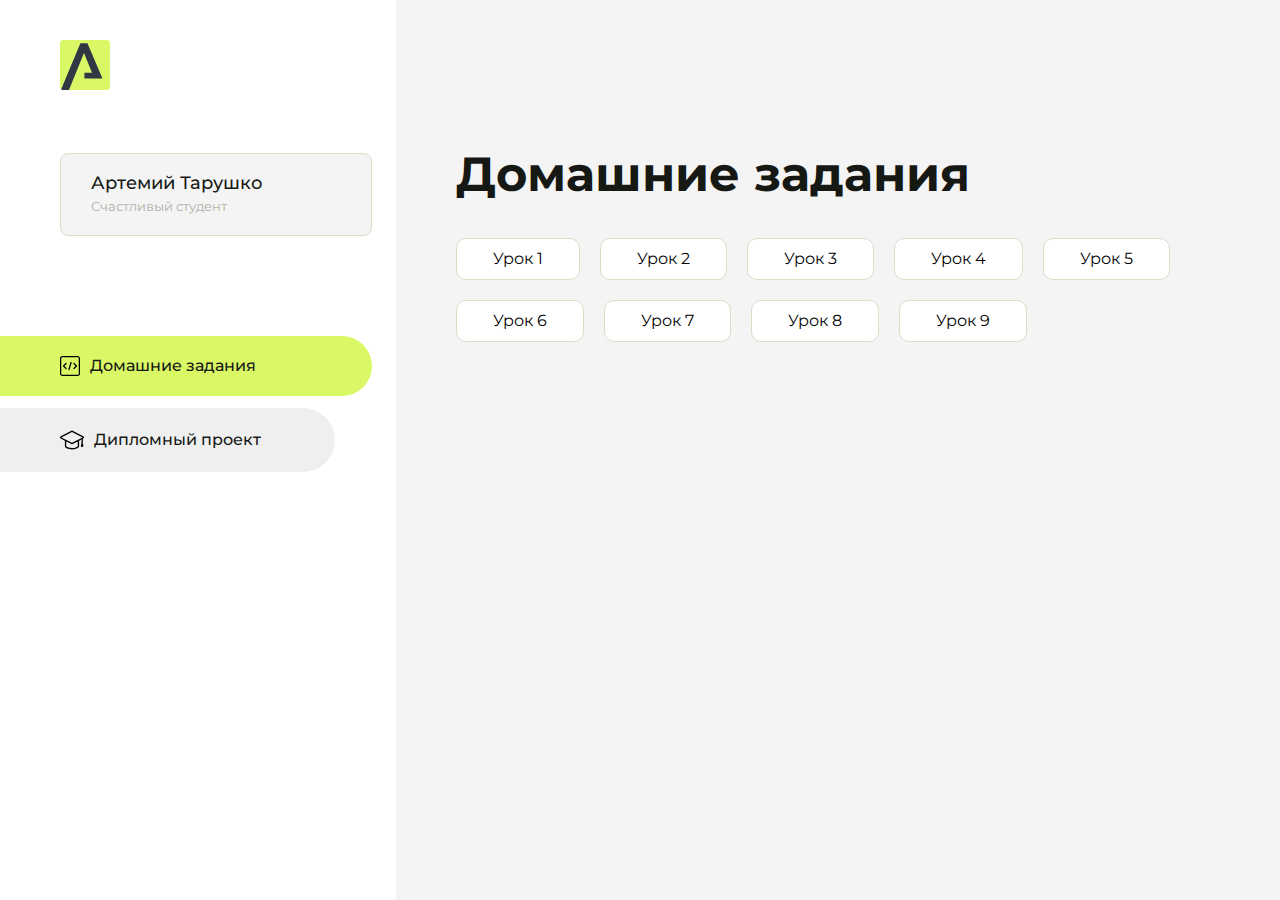
<file: index.html>
<!DOCTYPE html>
<html lang="en">
<head>
    <meta charset="UTF-8">
    <meta name="viewport" content="width=device-width, initial-scale=1.0">
    <title>Домашняя работа</title>
    <link rel="shortcut icon" href="src/logo.ico" type="image/x-icon">
    <link rel="preconnect" href="https://fonts.googleapis.com">
    <link rel="preconnect" href="https://fonts.gstatic.com" crossorigin>
    <link href="https://fonts.googleapis.com/css2?family=Montserrat:wght@400;500;700&family=Rubik:wght@500&display=swap"
          rel="stylesheet">
    <link rel="stylesheet" href="src/style.css">
</head>
<body id="body">
<div class="overlay" id="overlay"></div>
<div class="layout">
    <div class="burger" id="burger">
        <svg viewBox="0 0 24 24" fill="none" xmlns="http://www.w3.org/2000/svg">
            <g id="SVGRepo_bgCarrier" stroke-width="0"></g>
            <g id="SVGRepo_tracerCarrier" stroke-linecap="round" stroke-linejoin="round"></g>
            <g id="SVGRepo_iconCarrier">
                <path d="M4 18L20 18" stroke="#DAF765" stroke-width="2" stroke-linecap="round"></path>
                <path d="M4 12L20 12" stroke="#DAF765" stroke-width="2" stroke-linecap="round"></path>
                <path d="M4 6L20 6" stroke="#DAF765" stroke-width="2" stroke-linecap="round"></path>
            </g>
        </svg>
    </div>
    <aside class="sidebar" id="sidebar">
        <div class="sidebar__inner">
            <div class="logo">
                <svg width="50" height="50" viewBox="0 0 50 50" fill="none" xmlns="http://www.w3.org/2000/svg">
                    <g clip-path="url(#clip0_513_74730)">
                        <path d="M46.17 -0.257004H3.83C1.57281 -0.257004 -0.257 1.57281 -0.257 3.83V46.17C-0.257 48.4272 1.57281 50.257 3.83 50.257H46.17C48.4272 50.257 50.257 48.4272 50.257 46.17V3.83C50.257 1.57281 48.4272 -0.257004 46.17 -0.257004Z"
                              fill="#DAF765"/>
                        <path d="M24.375 38.4H42.461L27.441 3.1585H20.4355C20.4355 3.1585 6.7895 35.881 1.1945 49.294C2.015 50.0275 3.0945 50.257 3.6945 50.257H8.8445L23.954 13.07L32.0465 32.8285H24.375V38.4Z"
                              fill="#323843"/>
                    </g>
                    <defs>
                        <clipPath id="clip0_513_74730">
                            <rect width="50" height="50" fill="white"/>
                        </clipPath>
                    </defs>
                </svg>
            </div>
            <div class="sidebar__user">
                <div class="sidebar__name">Артемий Тарушко</div>
                <div class="sidebar__text">Счастливый студент</div>
            </div>
            <div class="sidebar__tabs">
                <div class="sidebar__item">
                    <button class="sidebar__button active" id="tasks">
                        <svg xmlns="http://www.w3.org/2000/svg" width="20" height="20" viewBox="0 0 20 20" fill="none">
                            <g clip-path="url(#clip0_704_74543)">
                                <path d="M17.7083 20H2.29167C1.0275 20 0 18.9725 0 17.7083V2.29167C0 1.0275 1.0275 0 2.29167 0H17.7083C18.9725 0 20 1.0275 20 2.29167V17.7083C20 18.9725 18.9725 20 17.7083 20ZM2.29167 1.25C1.7175 1.25 1.25 1.7175 1.25 2.29167V17.7083C1.25 18.2825 1.7175 18.75 2.29167 18.75H17.7083C18.2825 18.75 18.75 18.2825 18.75 17.7083V2.29167C18.75 1.7175 18.2825 1.25 17.7083 1.25H2.29167Z"
                                      fill="black"/>
                                <path d="M6.04167 13.125C5.88167 13.125 5.72167 13.0642 5.6 12.9417L3.1 10.4417C2.85583 10.1975 2.85583 9.80167 3.1 9.5575L5.6 7.0575C5.84417 6.81333 6.24 6.81333 6.48417 7.0575C6.72833 7.30167 6.72833 7.6975 6.48417 7.94167L4.42583 10L6.48417 12.0583C6.72833 12.3025 6.72833 12.6983 6.48417 12.9425C6.36167 13.0642 6.20167 13.125 6.04167 13.125Z"
                                      fill="black"/>
                                <path d="M8.95833 14.1667C8.9 14.1667 8.84 14.1583 8.78167 14.1417C8.45083 14.0442 8.26083 13.6967 8.35833 13.3658L10.4417 6.28251C10.5392 5.95084 10.8892 5.76417 11.2175 5.85917C11.5483 5.95667 11.7383 6.30417 11.6408 6.63501L9.5575 13.7183C9.47833 13.9908 9.22833 14.1667 8.95833 14.1667Z"
                                      fill="black"/>
                                <path d="M13.9583 13.125C13.7983 13.125 13.6383 13.0642 13.5167 12.9417C13.2725 12.6975 13.2725 12.3017 13.5167 12.0575L15.575 9.99916L13.5167 7.94083C13.2725 7.69666 13.2725 7.30083 13.5167 7.05666C13.7608 6.81249 14.1567 6.81249 14.4008 7.05666L16.9008 9.55666C17.145 9.80083 17.145 10.1967 16.9008 10.4408L14.4008 12.9408C14.2783 13.0642 14.1183 13.125 13.9583 13.125Z"
                                      fill="black"/>
                            </g>
                            <defs>
                                <clipPath id="clip0_704_74543">
                                    <rect width="20" height="20" fill="white"/>
                                </clipPath>
                            </defs>
                        </svg>
                        <span>Домашние задания</span></button>
                </div>
                <div class="sidebar__item">
                    <button class="sidebar__button" id="diplom">
                        <svg xmlns="http://www.w3.org/2000/svg" width="24" height="24" viewBox="0 0 24 24" fill="none">
                            <g clip-path="url(#clip0_704_74553)">
                                <path d="M23.2628 10.5971C23.7176 10.365 24 9.90375 24 9.39337C24 8.883 23.7176 8.42175 23.2628 8.18962L12.6135 2.75362C12.2291 2.55824 11.7705 2.55787 11.3854 2.75399L0.736875 8.19C0.282375 8.42175 0 8.883 0 9.39337C0 9.90375 0.282375 10.365 0.736875 10.5971L4.89038 12.7177V18.2074C4.89038 19.8154 8.412 21.393 12 21.393C15.5884 21.393 19.1096 19.815 19.1096 18.2074V12.7174L21.4609 11.517V15.8017L20.901 17.2305C20.7409 17.6389 20.7934 18.0994 21.0405 18.4616C21.2876 18.8246 21.6979 19.041 22.1366 19.041C22.5754 19.041 22.9852 18.8246 23.2324 18.462C23.4795 18.099 23.532 17.6385 23.3719 17.2301L22.8124 15.8021V10.827L23.2628 10.5971ZM17.7623 18.1721C17.6198 18.6375 15.3491 20.0419 12 20.0419C8.65088 20.0419 6.38025 18.6375 6.2415 18.2074V12.3037L6.23887 12.3019C6.23812 12.057 6.1065 11.8207 5.87325 11.7019L1.3515 9.39337L12 3.95737L22.6489 9.39337L12 14.8294L5.87325 11.7019C5.54063 11.5331 4.6695 11.6674 4.5 12C4.33012 12.3322 4.55813 12.5479 4.89038 12.7177L11.3857 16.0331C11.5781 16.1314 11.7889 16.1805 12 16.1805C12.2107 16.1805 12.4222 16.1314 12.6146 16.0331L17.7593 13.407L17.7623 18.1721Z"
                                      fill="black"/>
                            </g>
                            <defs>
                                <clipPath id="clip0_704_74553">
                                    <rect width="24" height="24" fill="white"/>
                                </clipPath>
                            </defs>
                        </svg>
                        <span>Дипломный проект</span></button>
                </div>
            </div>
        </div>

    </aside>
    <div class="content">
        <div class="container">
            <div class="content__block" id="tasksBlock">
                <div class="content__title">Домашние задания</div>
                <ul class="content__list">
                    <li class="content__list-item">
                        <a href="Hello-arokenru/index.html">Урок 1</a>
                    </li>
                    <li class="content__list-item">
                        <a href="first-project/index.html">Урок 2</a>
                    </li>
                    <li class="content__list-item">
                        <a href="table/index.html">Урок 3</a>
                    </li>
                    <li class="content__list-item">
                        <a href="form-homework/index.html">Урок 4</a>
                    </li>
                    <li class="content__list-item">
                        <a href="Fit/article.html">Урок 5</a>
                    </li>
                    <li class="content__list-item">
                        <a href="flexbox-homework/index.html">Урок 6</a>
                    </li>
                    <li class="content__list-item">
                        <a href="fit-studiofinal/article.html">Урок 7</a>
                    </li>
                    <li class="content__list-item">
                        <a href="Form-style-homework/index.html">Урок 8</a>
                    </li>
                     <li class="content__list-item">
                        <a href="fit-header-footer/index.html">Урок 9</a>
                    </li>
                </ul>
            </div>
            <div class="content__block hidden" id="diplomBlock">
                <div class="content__title">Дипломный проект</div>
                <div class="content__list-diplom">
                    <a href="ПАПКА-С-НОМЕРОМ-УРОКА">Ссылка на ДЗ</a>
                </div>
                <div class="content__decor">
                    <div class="content__decor-text">Давай проверим, чему ты научился!</div>
                    <div class="content__decor-img">
                        <img src="src/decor.png" alt="decor">
                    </div>
                </div>
            </div>
        </div>
    </div>
</div>
<script src="src/index.js"></script>
</body>
</html>
</file>
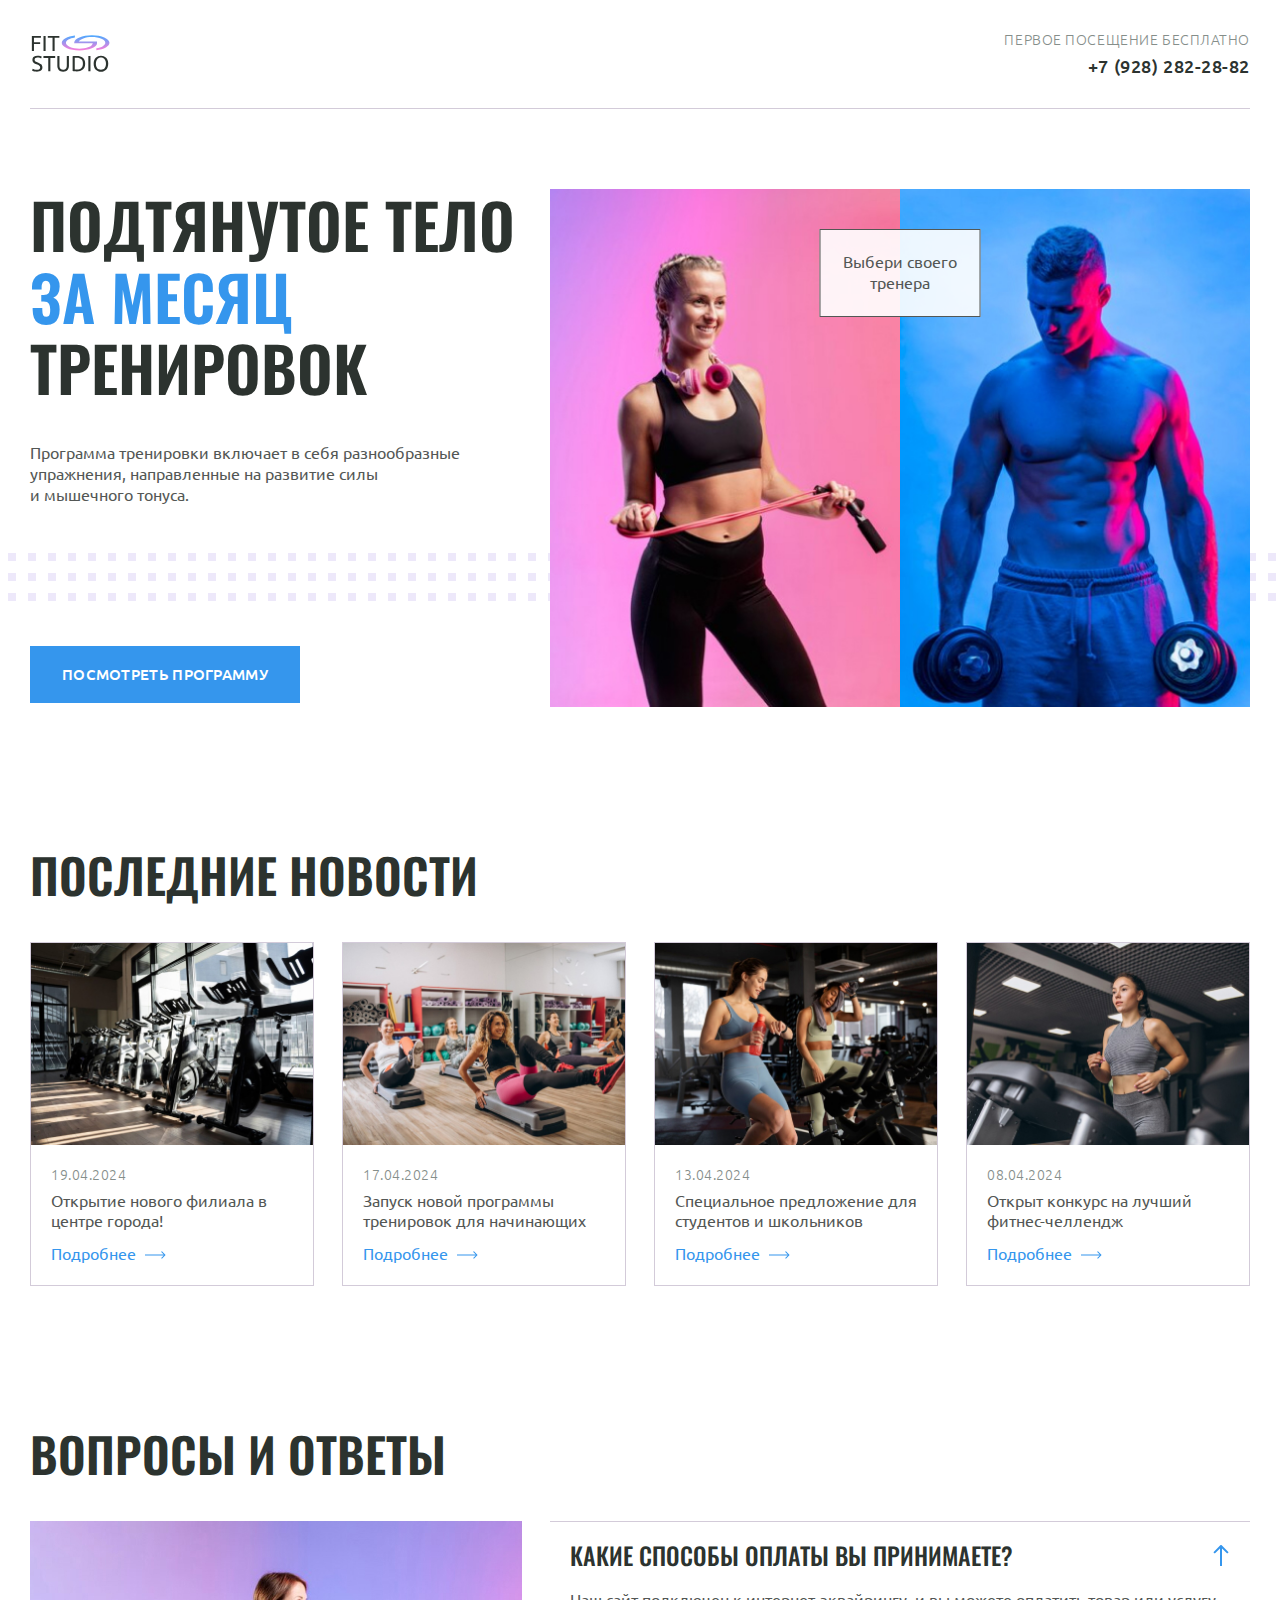
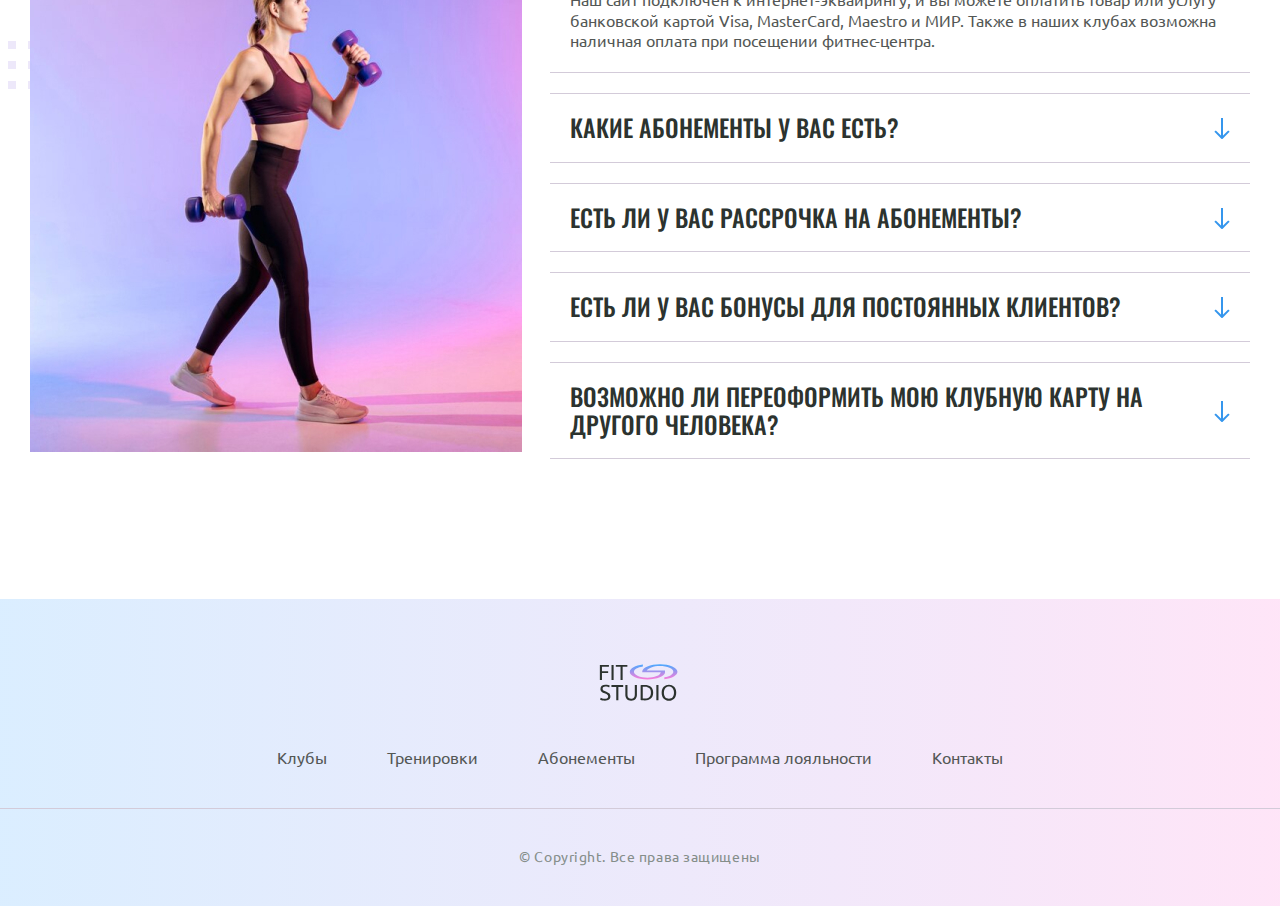
<file: adaptive/index.html>
<!doctype html>
<html lang="ru" class="home-page">
	<head>
		<meta charset="UTF-8" />
		<meta name="viewport" content="width=device-width, initial-scale=1.0" />
		<title>Fit Studio - Главная</title>
		<link rel="stylesheet" href="./css/normalize.css" />
		<link rel="stylesheet" href="./css/fonts.css" />
		<link rel="stylesheet" href="./css/globals.css" />
		<link rel="stylesheet" href="./css/header.css" />
		<link rel="stylesheet" href="./css/index.css" />
		<link rel="stylesheet" href="./css/footer.css" />
		<link
			rel="icon"
			type="image/svg+xml"
			sizes="128x128"
			href="./images/favicon-icon.svg"
		/>
	</head>
	<body>
		<header class="header">
			<div class="container">
				<div class="header-inner">
					<a href="/">
						<img
							src="./images/logo-icon.svg"
							width="84"
							height="45"
							alt="Логотип Fit Studio"
						/>
					</a>
					<div class="phone text-sub">
						<p>Первое посещение бесплатно</p>
						<a href="tel:+79282822882">+7 (928) 282-28-82</a>
					</div>
				</div>
			</div>
		</header>
		<section class="hero section decor">
			<div class="container hero-container">
				<div class="hero-info">
					<h1>Подтянутое тело <strong>за месяц</strong> тренировок</h1>
					<p class="text">
						Программа тренировки включает в себя разнообразные упражнения,
						направленные на развитие силы и мышечного тонуса.
					</p>
					<a class="button" href="#">Посмотреть программу</a>
				</div>
				<div class="hero-images">
					<p class="hero-choose text">Выбери своего тренера</p>
					<img
						src="./images/sporty-woman-img.jpg"
						width="347"
						height="513"
						alt="Спортивная девушка держит в руках скакалку"
					/>
					<img
						src="./images/sporty-man-img.jpg"
						width="353"
						height="513"
						alt="Спортивный мужчина держит в руках гантели"
					/>
				</div>
			</div>
		</section>
		<section class="news section">
			<div class="container">
				<h2 class="title-large">Последние новости</h2>
				<div class="news-container">
					<article class="news-article">
						<header>
							<img
								src="./images/news/news-1-img.jpg"
								width="284"
								height="203"
								alt="Велотренажеры в спортивном зале"
							/>
							<div class="news-info">
								<time class="news-date text-sub" datetime="2024-04-19">
									19.04.2024
								</time>
								<h3 class="text">Открытие нового филиала в центре города!</h3>
							</div>
						</header>
						<footer>
							<a class="news-link" href="article.html">Подробнее</a>
						</footer>
					</article>
					<article class="news-article">
						<header>
							<img
								src="./images/news/news-2-img.jpg"
								width="284"
								height="203"
								alt="Группа женщин занимается спортом"
							/>
							<div class="news-info">
								<time class="news-date text-sub" datetime="2024-04-17">
									17.04.2024
								</time>
								<h3 class="text">
									Запуск новой программы тренировок для начинающих
								</h3>
							</div>
						</header>
						<footer>
							<a class="news-link" href="article.html">Подробнее</a>
						</footer>
					</article>
					<article class="news-article">
						<header>
							<img
								src="./images/news/news-3-img.jpg"
								width="284"
								height="203"
								alt="Две девушки занимаются на велотренажерах"
							/>
							<div class="news-info">
								<time class="news-date text-sub" datetime="2024-04-13">
									13.04.2024
								</time>
								<h3 class="text">
									Специальное предложение для студентов и школьников
								</h3>
							</div>
						</header>
						<footer>
							<a class="news-link" href="article.html">Подробнее</a>
						</footer>
					</article>
					<article class="news-article">
						<header>
							<img
								src="./images/news/news-4-img.jpg"
								width="284"
								height="203"
								alt="Девушка на беговой дорожке"
							/>
							<div class="news-info">
								<time class="news-date text-sub" datetime="2024-04-08">
									08.04.2024
								</time>
								<h3 class="text">Открыт конкурс на лучший фитнес-челлендж</h3>
							</div>
						</header>
						<footer>
							<a class="news-link" href="article.html">Подробнее</a>
						</footer>
					</article>
				</div>
			</div>
		</section>
		<section class="faq section decor">
			<div class="container">
				<h2 class="title-large">Вопросы и ответы</h2>
				<div class="faq-container">
					<img
						src="./images/sporty-woman-2-img.jpg"
						width="492"
						height="531"
						alt="Спортивная девушка с гантелями"
					/>
					<div>
						<details name="faq" open>
							<summary class="title-medium">
								Какие способы оплаты вы принимаете?
							</summary>
							<p class="text">
								Наш сайт подключен к интернет-эквайрингу, и вы можете оплатить
								товар или услугу банковской картой Visa, MasterCard, Maestro и
								МИР. Также в наших клубах возможна наличная оплата при посещении
								фитнес-центра.
							</p>
						</details>
						<details name="faq">
							<summary class="title-medium">
								Какие абонементы у вас есть?
							</summary>
							<p class="text">
								Наш сайт подключен к интернет-эквайрингу, и вы можете оплатить
								товар или услугу банковской картой Visa, MasterCard, Maestro и
								МИР. Также в наших клубах возможна наличная оплата при посещении
								фитнес-центра.
							</p>
						</details>
						<details name="faq">
							<summary class="title-medium">
								Есть ли у вас рассрочка на абонементы?
							</summary>
							<p class="text">
								Наш сайт подключен к интернет-эквайрингу, и вы можете оплатить
								товар или услугу банковской картой Visa, MasterCard, Maestro и
								МИР. Также в наших клубах возможна наличная оплата при посещении
								фитнес-центра.
							</p>
						</details>
						<details name="faq">
							<summary class="title-medium">
								Есть ли у вас бонусы для постоянных клиентов?
							</summary>
							<p class="text">
								Наш сайт подключен к интернет-эквайрингу, и вы можете оплатить
								товар или услугу банковской картой Visa, MasterCard, Maestro и
								МИР. Также в наших клубах возможна наличная оплата при посещении
								фитнес-центра.
							</p>
						</details>
						<details name="faq">
							<summary class="title-medium">
								Возможно ли переоформить мою клубную карту на другого человека?
							</summary>
							<p class="text">
								Наш сайт подключен к интернет-эквайрингу, и вы можете оплатить
								товар или услугу банковской картой Visa, MasterCard, Maestro и
								МИР. Также в наших клубах возможна наличная оплата при
								посещенииß фитнес-центра.
							</p>
						</details>
					</div>
				</div>
			</div>
		</section>
		<footer class="footer">
			<div class="footer-top">
				<div class="container">
					<a class="footer-logo" href="/">
						<img
							src="./images/logo-icon.svg"
							width="84"
							height="45"
							alt="Логотип Fit Studio"
						/>
					</a>
					<nav class="menu">
						<ul>
							<li><a href="#">Клубы</a></li>
							<li><a href="#">Тренировки</a></li>
							<li><a href="#">Абонементы</a></li>
							<li><a href="#">Программа лояльности</a></li>
							<li><a href="#">Контакты</a></li>
						</ul>
					</nav>
				</div>
			</div>
			<div class="container">
				<p class="copyright">&copy; Copyright. Все права защищены</p>
			</div>
		</footer>
	</body>
</html>
</file>
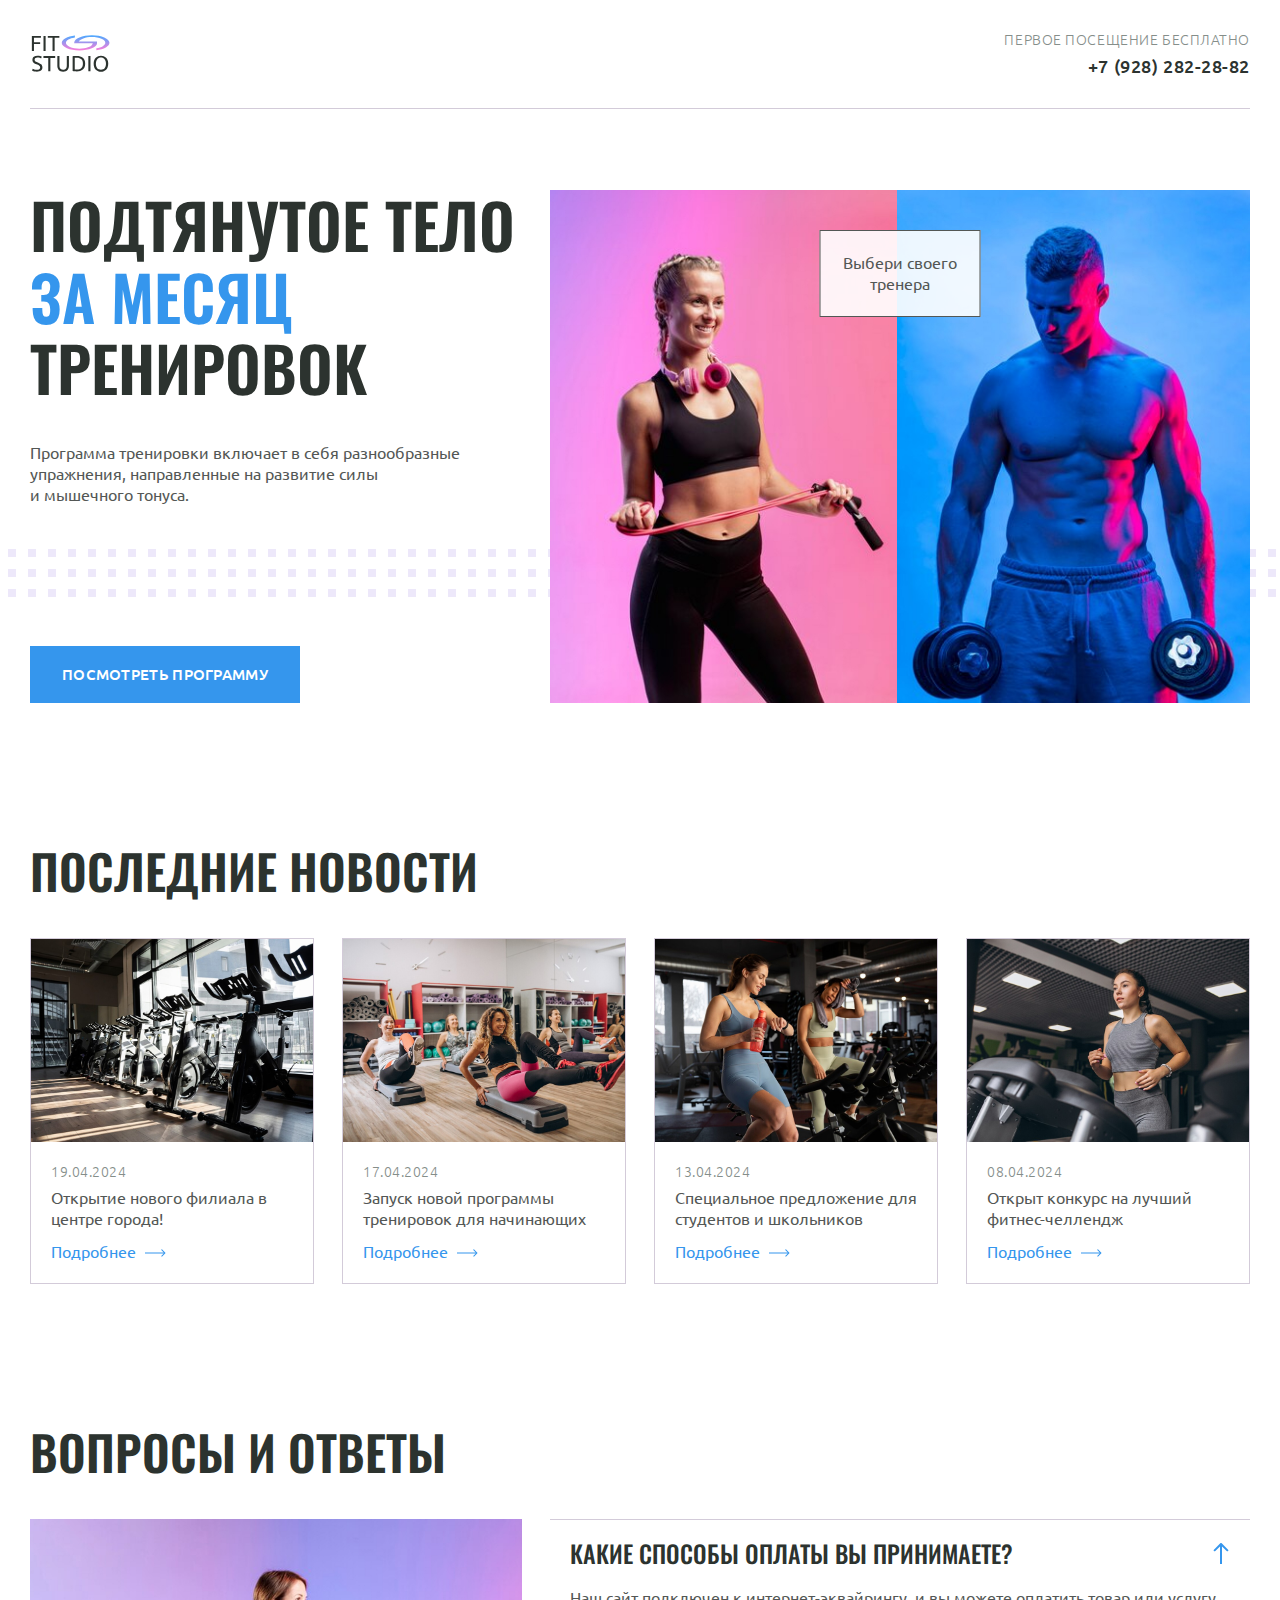
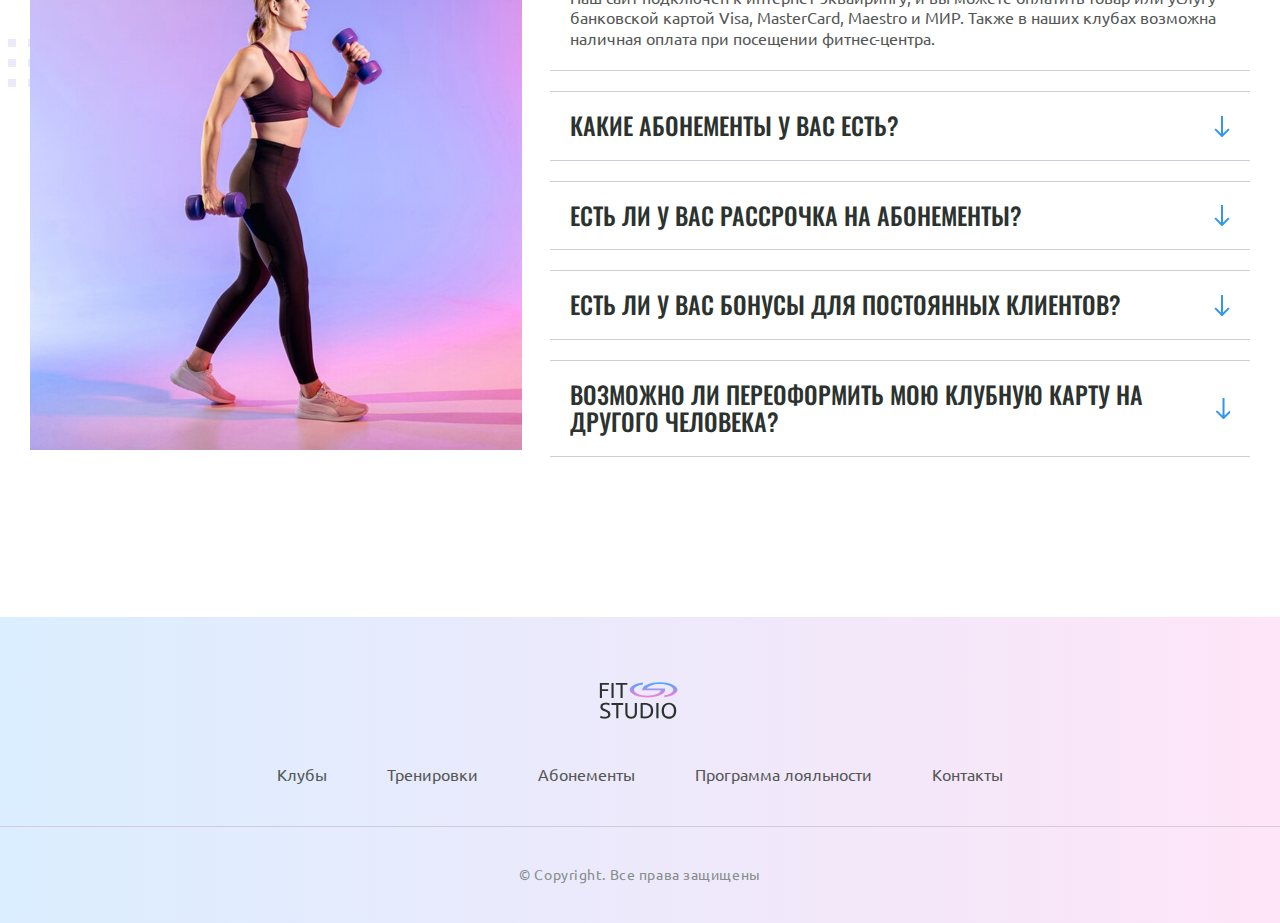
<file: fit-desktop/index.html>
<!doctype html>
<html lang="ru">
	<head>
		<meta charset="UTF-8" />
		<meta name="viewport" content="width=device-width, initial-scale=1.0" />
		<title>Fit Studio - Главная</title>
		<link rel="stylesheet" href="./css/normalize.css" />
		<link rel="stylesheet" href="./css/fonts.css" />
		<link rel="stylesheet" href="./css/globals.css" />
		<link rel="stylesheet" href="./css/header.css" />
		<link rel="stylesheet" href="./css/index.css" />
		<link rel="stylesheet" href="./css/footer.css" />
		<link
			rel="icon"
			type="image/svg+xml"
			sizes="128x128"
			href="./images/favicon-icon.svg"
		/>
	</head>
	<body>
		<header class="header">
			<div class="container">
				<div class="header-inner">
					<a href="/">
						<img
							src="./images/logo-icon.svg"
							width="84"
							height="45"
							alt="Логотип Fit Studio"
						/>
					</a>
					<div class="phone text-sub">
						<p>Первое посещение бесплатно</p>
						<a href="tel:+79282822882">+7 (928) 282-28-82</a>
					</div>
				</div>
			</div>
		</header>
		<section class="hero section">
			<div class="container hero-container">
				<div class="hero-info">
					<h1>Подтянутое тело <strong>за месяц</strong> тренировок</h1>
					<p class="text">
						Программа тренировки включает в себя разнообразные упражнения,
						направленные на развитие силы и мышечного тонуса.
					</p>
					<a class="button" href="#"> Посмотреть программу </a>
				</div>
				<div class="hero-images">
					<p class="hero-choose text">Выбери своего тренера</p>
					<img
						src="./images/sporty-woman-img.jpg"
						width="347"
						height="513"
						alt="Спортивная девушка держит в руках скакалку"
					/>
					<img
						src="./images/sporty-man-img.jpg"
						width="353"
						height="513"
						alt="Спортивный мужчина держит в руках гантели"
					/>
				</div>
			</div>
		</section>
		<section class="news section">
			<div class="container">
				<h2 class="title-large">Последние новости</h2>
				<div class="news-container">
					<article class="news-article">
						<header>
							<img
								src="./images/news/news-1-img.jpg"
								width="284"
								height="203"
								alt="Велотренажеры в спортивном зале"
							/>
							<div class="news-info">
								<time class="news-date text-sub" datetime="2024-04-19">
									19.04.2024
								</time>
								<h3 class="text">Открытие нового филиала в центре города!</h3>
							</div>
						</header>
						<footer>
							<a class="news-link" href="article.html">Подробнее</a>
						</footer>
					</article>
					<article class="news-article">
						<header>
							<img
								src="./images/news/news-2-img.jpg"
								width="284"
								height="203"
								alt="Группа женщин занимается спортом"
							/>
							<div class="news-info">
								<time class="news-date text-sub" datetime="2024-04-17">
									17.04.2024
								</time>
								<h3 class="text">
									Запуск новой программы тренировок для начинающих
								</h3>
							</div>
						</header>
						<footer>
							<a class="news-link" href="article.html">Подробнее</a>
						</footer>
					</article>
					<article class="news-article">
						<header>
							<img
								src="./images/news/news-3-img.jpg"
								width="284"
								height="203"
								alt="Девушки занимаются на велотренажерах"
							/>
							<div class="news-info">
								<time class="news-date text-sub" datetime="2024-04-13">
									13.04.2024
								</time>
								<h3 class="text">
									Специальное предложение для студентов и школьников
								</h3>
							</div>
						</header>
						<footer>
							<a class="news-link" href="article.html">Подробнее</a>
						</footer>
					</article>
					<article class="news-article">
						<header>
							<img
								src="./images/news/news-4-img.jpg"
								width="284"
								height="203"
								alt="Девушка занимается на беговой дорожке"
							/>
							<div class="news-info">
								<time class="news-date text-sub" datetime="2024-04-08">
									08.04.2024
								</time>
								<h3 class="text">Открыт конкурс на лучший фитнес-челлендж</h3>
							</div>
						</header>
						<footer>
							<a class="news-link" href="article.html">Подробнее</a>
						</footer>
					</article>
				</div>
			</div>
		</section>
		<section class="faq section">
			<div class="container">
				<h2 class="title-large">Вопросы и ответы</h2>
				<div class="faq-container">
					<img
						src="./images/sporty-woman-2.jpg"
						width="492"
						height="531"
						alt="Спортивная девушка с гантелями"
					/>
					<div>
						<details name="faq" open>
							<summary class="title-medium">
								Какие способы оплаты вы принимаете?
							</summary>
							<p class="text">
								Наш сайт подключен к интернет-эквайрингу, и вы можете оплатить
								товар или услугу банковской картой Visa, MasterCard, Maestro и
								МИР. Также в наших клубах возможна наличная оплата при посещении
								фитнес-центра.
							</p>
						</details>
						<details name="faq">
							<summary class="title-medium">
								Какие абонементы у вас есть?
							</summary>
							<p class="text">
								Наш сайт подключен к интернет-эквайрингу, и вы можете оплатить
								товар или услугу банковской картой Visa, MasterCard, Maestro и
								МИР. Также в наших клубах возможна наличная оплата при посещении
								фитнес-центра.
							</p>
						</details>
						<details name="faq">
							<summary class="title-medium">
								Есть ли у вас рассрочка на абонементы?
							</summary>
							<p class="text">
								Наш сайт подключен к интернет-эквайрингу, и вы можете оплатить
								товар или услугу банковской картой Visa, MasterCard, Maestro и
								МИР. Также в наших клубах возможна наличная оплата при посещении
								фитнес-центра.
							</p>
						</details>
						<details name="faq">
							<summary class="title-medium">
								Есть ли у вас бонусы для постоянных клиентов?
							</summary>
							<p class="text">
								Наш сайт подключен к интернет-эквайрингу, и вы можете оплатить
								товар или услугу банковской картой Visa, MasterCard, Maestro и
								МИР. Также в наших клубах возможна наличная оплата при посещении
								фитнес-центра.
							</p>
						</details>
						<details name="faq">
							<summary class="title-medium">
								Возможно ли переоформить мою клубную карту на другого человека?
							</summary>
							<p class="text">
								Наш сайт подключен к интернет-эквайрингу, и вы можете оплатить
								товар или услугу банковской картой Visa, MasterCard, Maestro и
								МИР. Также в наших клубах возможна наличная оплата при посещении
								фитнес-центра.
							</p>
						</details>
					</div>
				</div>
			</div>
		</section>
		<footer class="footer">
			<div class="footer-top">
				<div class="container">
					<a class="footer-logo" href="/">
						<img
							src="./images/logo-icon.svg"
							width="84"
							height="45"
							alt="Логотип Fit Studio"
						/>
					</a>
					<nav class="menu">
						<ul>
							<li><a href="#">Клубы</a></li>
							<li><a href="#">Тренировки</a></li>
							<li><a href="#">Абонементы</a></li>
							<li><a href="#">Программа лояльности</a></li>
							<li><a href="#">Контакты</a></li>
						</ul>
					</nav>
				</div>
			</div>
			<div class="container">
				<p class="copyright">&copy; Copyright. Все права защищены</p>
			</div>
		</footer>
	</body>
</html>
</file>
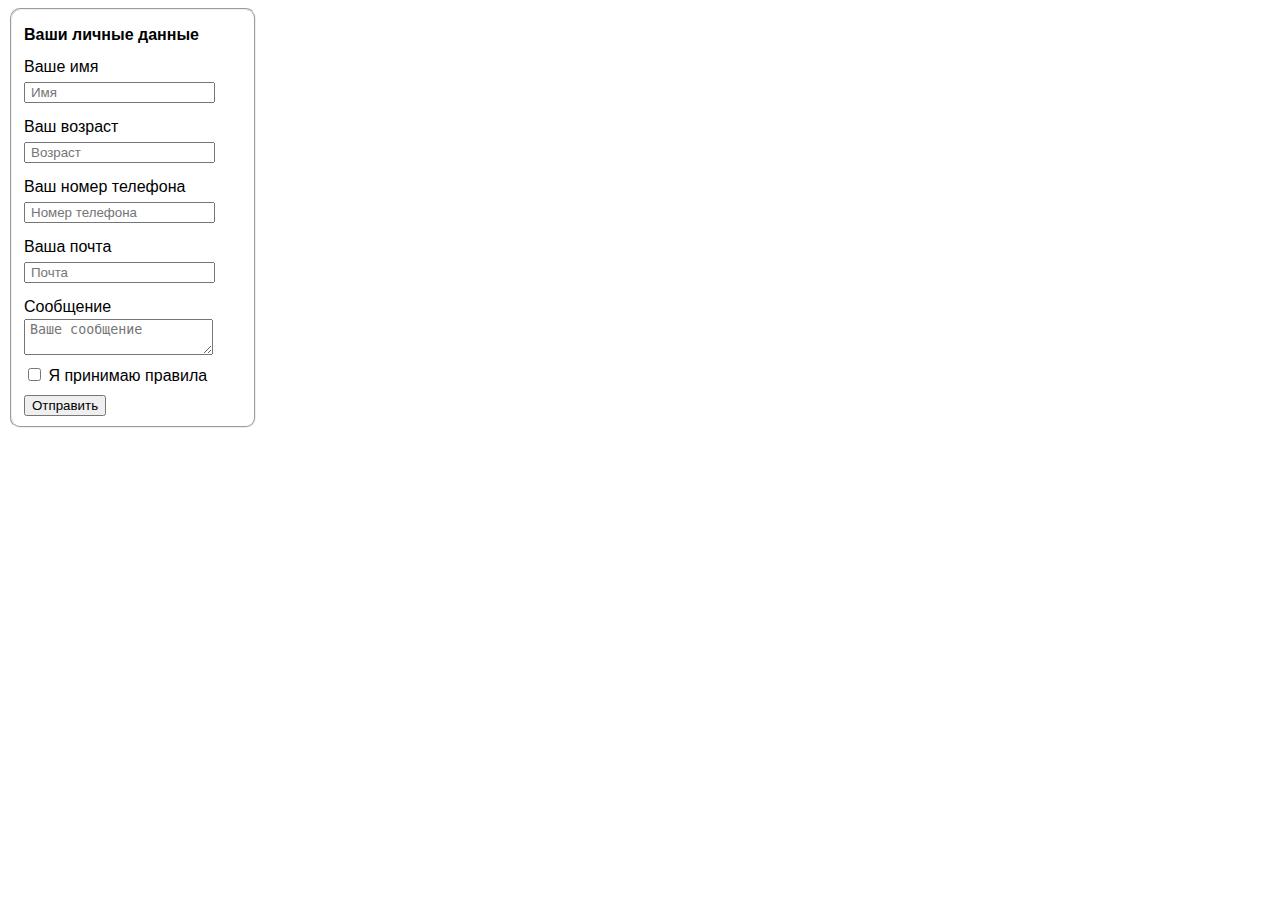
<file: form-homework/index.html>
<!doctype html>
<html lang="ru">
	<head>
		<meta charset="UTF-8" />
		<meta name="viewport" content="width=device-width, initial-scale=1.0" />
		<title>Форма</title>
		<link rel="stylesheet" href="./css/styles.css" />
	</head>
	<body>
		<form class="form">
			<fieldset class="fieldset">
				<h4 class="h4">Ваши личные данные</h4>
				<label class="name">
					Ваше имя
					<input
						class="name-1"
						type="text"
						placeholder="Имя"
						required
						name="name"
					/>
				</label>
				<label class="age">
					Ваш возраст
					<input
						class="age-1"
						type="number"
						placeholder="Возраст"
						inputmode="numeric"
						required
						name="age"
					/>
				</label>
				<label class="phone">
					Ваш номер телефона
					<input
						class="phone-1"
						type="tel"
						placeholder="Номер телефона"
						inputmode="tel"
						required
						name="phone"
					/>
				</label>
				<label class="email">
					Ваша почта
					<input
						class="email-1"
						type="email"
						placeholder="Почта"
						inputmode="email"
						name="email"
					/>
				</label>
				<label class="massage">
					Сообщение
					<textarea
						class="textarea"
						name="massage"
						placeholder="Ваше сообщение"
						required
					></textarea>
				</label>
				<label class="checkbox">
					<input class="checkbox-1" type="checkbox" required />
					Я принимаю правила
				</label>
				<button class="button">Отправить</button>
			</fieldset>
		</form>
	</body>
</html>
</file>
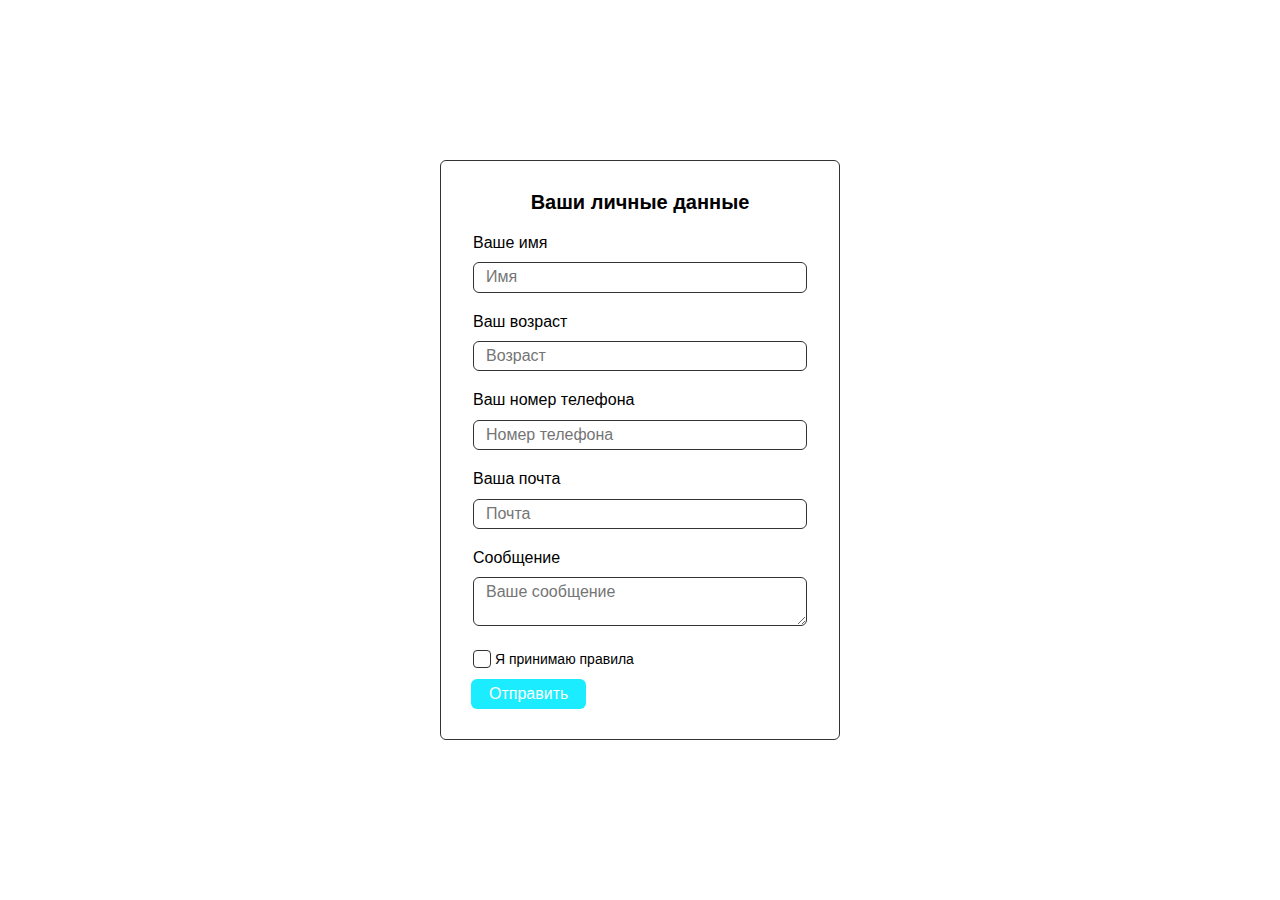
<file: Form-style-homework/index.html>
<!doctype html>
<html lang="ru">
	<head>
		<meta charset="UTF-8" />
		<meta name="viewport" content="width=device-width, initial-scale=1.0" />
		<title>Стилизация формы</title>
		<link rel="stylesheet" href="./css/normalize.css" />
		<link rel="stylesheet" href="./css/style.css" />
	</head>
	<body>
		<form class="form">
			<fieldset class="form-group">
				<legend class="form-group-title">Ваши личные данные</legend>
				<label for="name" class="label">Ваше имя</label>
				<input
					id="name"
					class="input"
					type="text"
					placeholder="Имя"
					name="name"
					required
				/>
				<label for="age" class="label">Ваш возраст</label>
				<input
					id="age"
					class="input"
					type="number"
					placeholder="Возраст"
					name="age"
					required
				/>
				<label for="phone" class="label">Ваш номер телефона</label>
				<input
					id="phone"
					class="input"
					type="tel"
					placeholder="Номер телефона"
					name="phone"
					required
				/>
				<label for="email" class="label">Ваша почта</label>
				<input
					id="email"
					class="input"
					type="email"
					placeholder="Почта"
					name="email"
					required
				/>
			</fieldset>
			<fieldset class="form-group">
				<label for="message" class="label">Сообщение</label>
				<textarea
					id="message"
					class="textarea"
					placeholder="Ваше сообщение"
					name="message"
					required
				></textarea>
				<label class="label checkbox-label">
					<input class="checkbox" type="checkbox" name="checkbox" required />
					<span class="checkbox-text">Я принимаю правила</span>
				</label>
			</fieldset>
			<button class="button">Отправить</button>
		</form>
	</body>
</html>
</file>
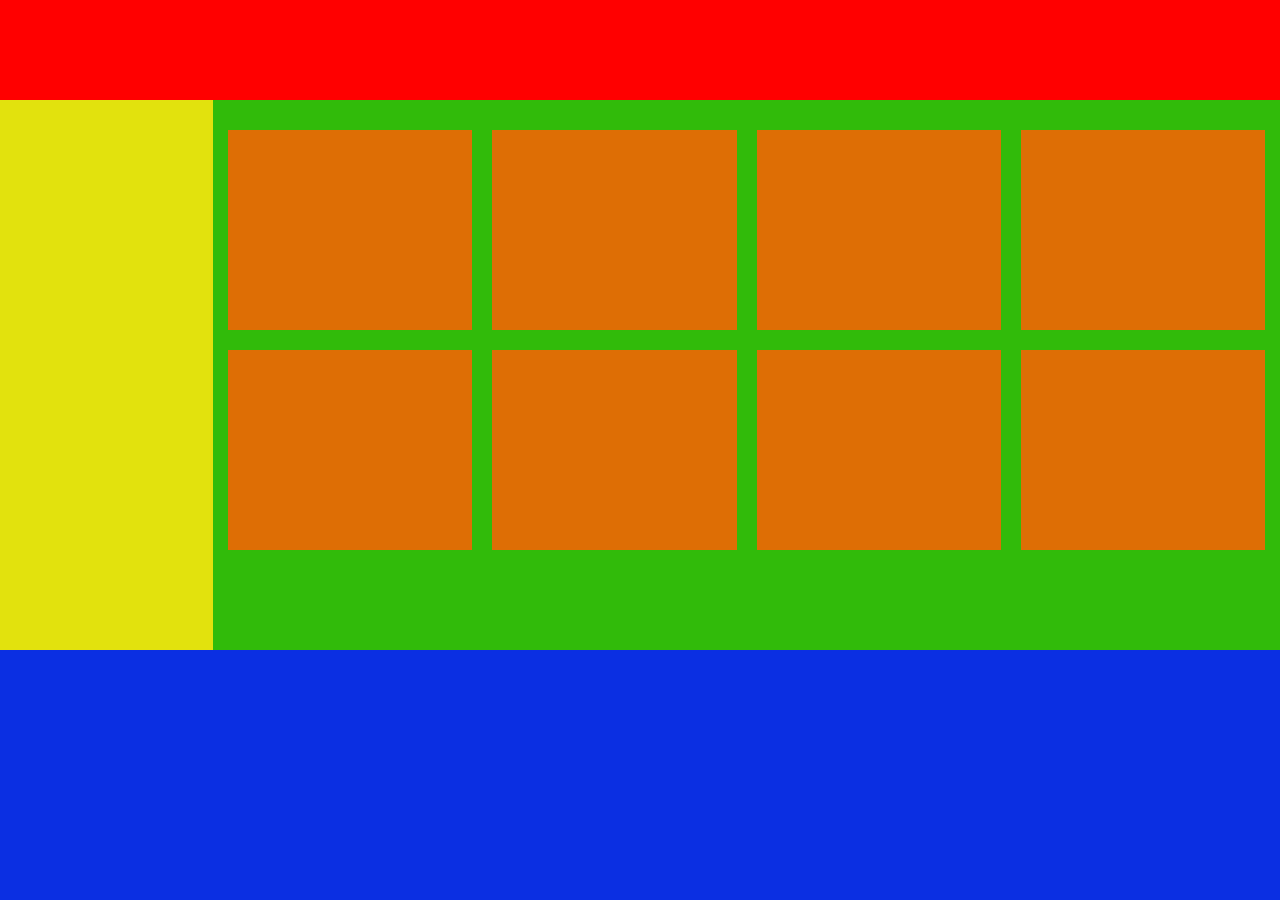
<file: grid/index.html>
<!DOCTYPE html>
<html lang="ru">
  <head>
    <meta charset="UTF-8" />
    <meta name="viewport" content="width=device-width, initial-scale=1.0" />
    <title>Grid</title>
    <link rel="stylesheet" href="./css/style.css" />
  </head>
  <body>
    <div class="wrapper">
      <header class="header"></header>
      <aside class="aside"></aside>
      <main class="main">
        <div class="container">
          <article class="article"></article>
          <article class="article"></article>
          <article class="article"></article>
          <article class="article"></article>
          <article class="article"></article>
          <article class="article"></article>
          <article class="article"></article>
          <article class="article"></article>
        </div>
      </main>
      <footer class="footer"></footer>
    </div>
  </body>
</html>
</file>
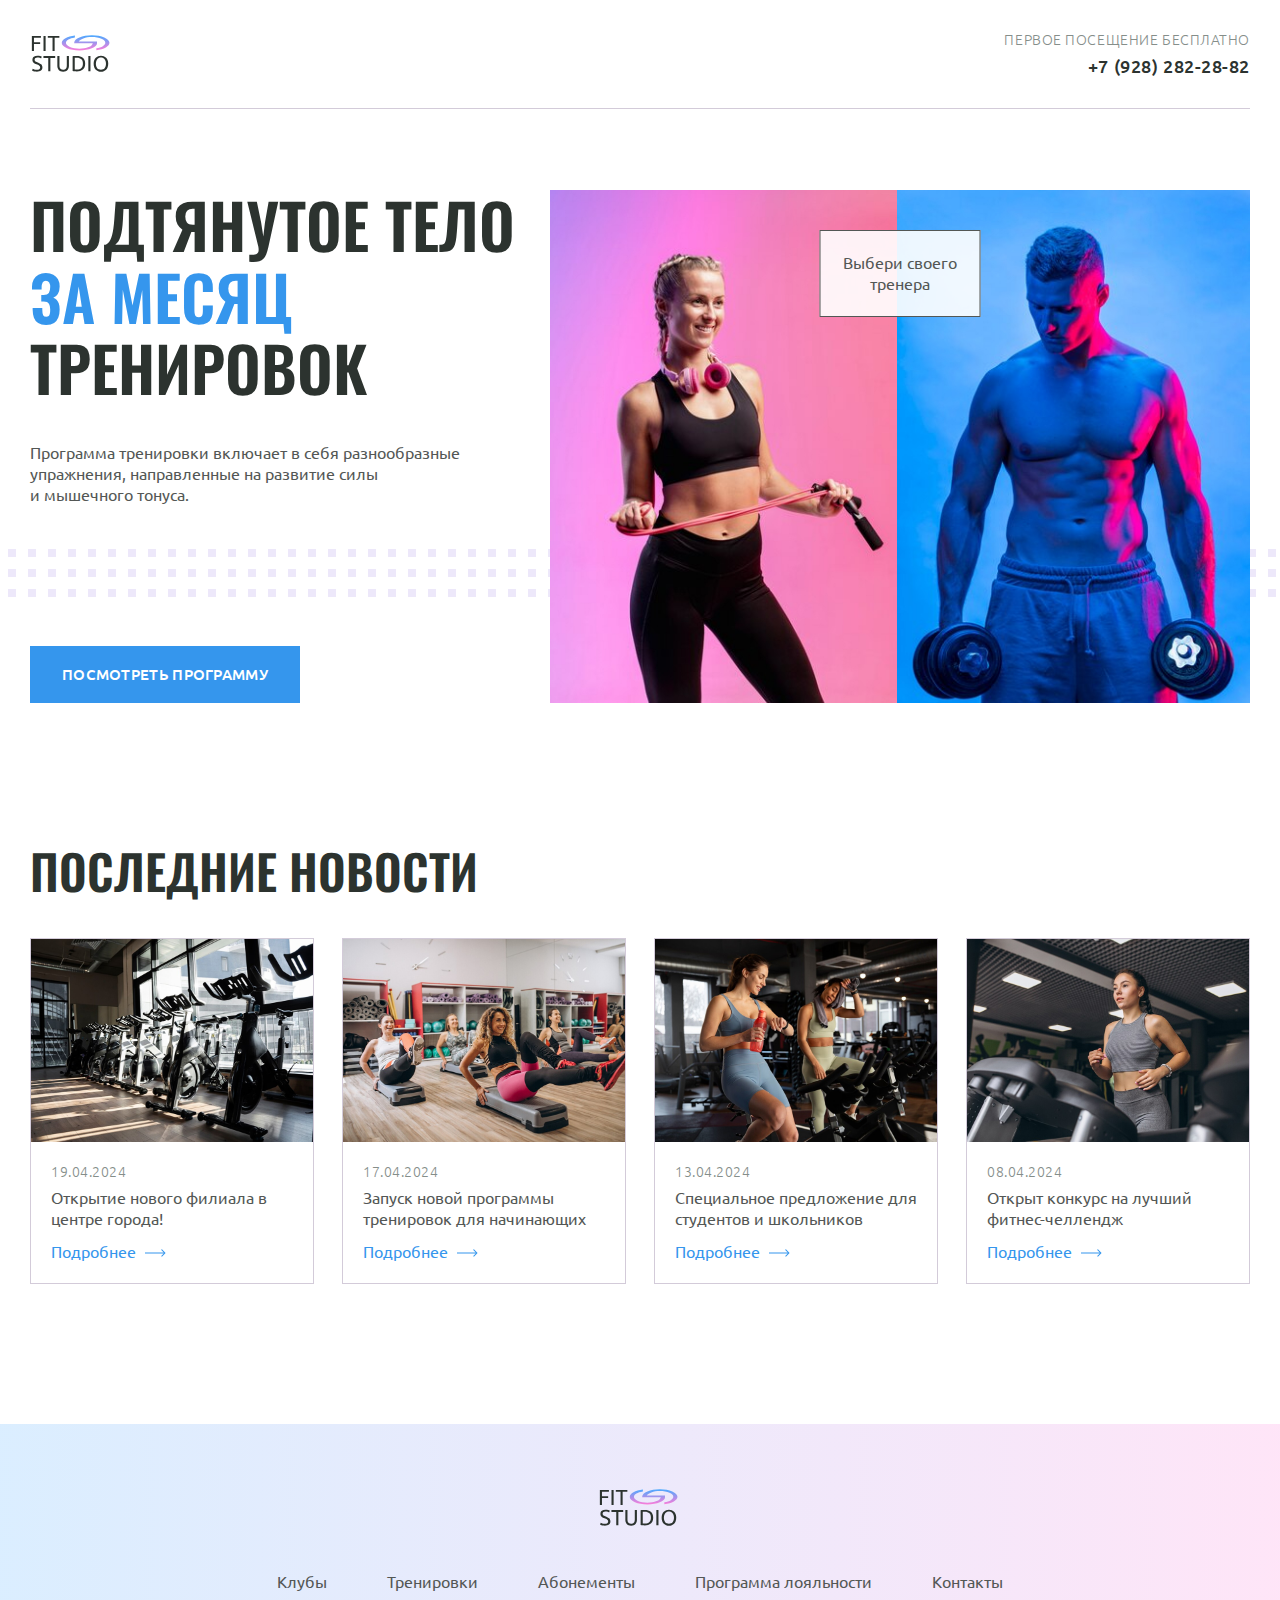
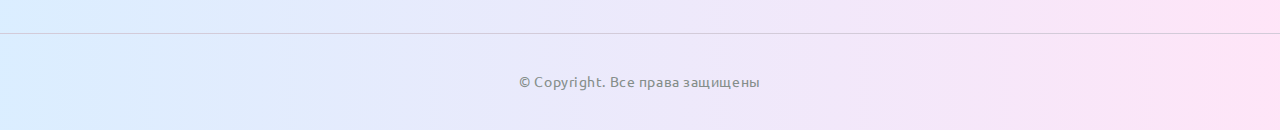
<file: hero/index.html>
<!doctype html>
<html lang="ru">
	<head>
		<meta charset="UTF-8" />
		<meta name="viewport" content="width=device-width, initial-scale=1.0" />
		<title>Fit Studio - Главная</title>
		<link rel="stylesheet" href="./css/normalize.css" />
		<link rel="stylesheet" href="./css/fonts.css" />
		<link rel="stylesheet" href="./css/globals.css" />
		<link rel="stylesheet" href="./css/header.css" />
		<link rel="stylesheet" href="./css/index.css" />
		<link rel="stylesheet" href="./css/footer.css" />
		<link
			rel="icon"
			type="image/svg+xml"
			sizes="128x128"
			href="./images/favicon-icon.svg"
		/>
	</head>
	<body>
		<header class="header">
			<div class="container">
				<div class="header-inner">
					<a href="/">
						<img
							src="./images/logo-icon.svg"
							width="84"
							height="45"
							alt="Логотип Fit Studio"
						/>
					</a>
					<div class="phone text-sub">
						<p>Первое посещение бесплатно</p>
						<a href="tel:+79282822882">+7 (928) 282-28-82</a>
					</div>
				</div>
			</div>
		</header>
		<section class="hero section">
			<div class="container hero-container">
				<div class="hero-info">
					<h1>Подтянутое тело <strong>за месяц</strong> тренировок</h1>
					<p class="text">
						Программа тренировки включает в себя разнообразные упражнения,
						направленные на развитие силы и мышечного тонуса.
					</p>
					<a class="button" href="#"> Посмотреть программу </a>
				</div>
				<div class="hero-images">
					<p class="hero-choose text">Выбери своего тренера</p>
					<img
						src="./images/sporty-woman-img.jpg"
						width="347"
						height="513"
						alt="Спортивная девушка держит в руках скакалку"
					/>
					<img
						src="./images/sporty-man-img.jpg"
						width="353"
						height="513"
						alt="Спортивный мужчина держит в руках гантели"
					/>
				</div>
			</div>
		</section>
		<section class="news section">
			<div class="container">
				<h2 class="title-large">Последние новости</h2>
				<div class="news-container">
					<article class="news-article">
						<header>
							<img
								src="./images/news/news-1-img.jpg"
								width="284"
								height="203"
								alt="Велотренажеры в спортивном зале"
							/>
							<div class="news-info">
								<time class="news-date text-sub" datetime="2024-04-19">
									19.04.2024
								</time>
								<h3 class="text">Открытие нового филиала в центре города!</h3>
							</div>
						</header>
						<footer>
							<a class="news-link" href="article.html">Подробнее</a>
						</footer>
					</article>
					<article class="news-article">
						<header>
							<img
								src="./images/news/news-2-img.jpg"
								width="284"
								height="203"
								alt="Группа женщин занимается спортом"
							/>
							<div class="news-info">
								<time class="news-date text-sub" datetime="2024-04-17">
									17.04.2024
								</time>
								<h3 class="text">
									Запуск новой программы тренировок для начинающих
								</h3>
							</div>
						</header>
						<footer>
							<a class="news-link" href="article.html">Подробнее</a>
						</footer>
					</article>
					<article class="news-article">
						<header>
							<img
								src="./images/news/news-3-img.jpg"
								width="284"
								height="203"
								alt="Девушки занимаются на велотренажерах"
							/>
							<div class="news-info">
								<time class="news-date text-sub" datetime="2024-04-13">
									13.04.2024
								</time>
								<h3 class="text">
									Специальное предложение для студентов и школьников
								</h3>
							</div>
						</header>
						<footer>
							<a class="news-link" href="article.html">Подробнее</a>
						</footer>
					</article>
					<article class="news-article">
						<header>
							<img
								src="./images/news/news-4-img.jpg"
								width="284"
								height="203"
								alt="Девушка занимается на беговой дорожке"
							/>
							<div class="news-info">
								<time class="news-date text-sub" datetime="2024-04-08">
									08.04.2024
								</time>
								<h3 class="text">Открыт конкурс на лучший фитнес-челлендж</h3>
							</div>
						</header>
						<footer>
							<a class="news-link" href="article.html">Подробнее</a>
						</footer>
					</article>
				</div>
			</div>
		</section>
		<footer class="footer">
			<div class="footer-top">
				<div class="container">
					<a class="footer-logo" href="/">
						<img
							src="./images/logo-icon.svg"
							width="84"
							height="45"
							alt="Логотип Fit Studio"
						/>
					</a>
					<nav class="menu">
						<ul>
							<li><a href="#">Клубы</a></li>
							<li><a href="#">Тренировки</a></li>
							<li><a href="#">Абонементы</a></li>
							<li><a href="#">Программа лояльности</a></li>
							<li><a href="#">Контакты</a></li>
						</ul>
					</nav>
				</div>
			</div>
			<div class="container">
				<p class="copyright">&copy; Copyright. Все права защищены</p>
			</div>
		</footer>
	</body>
</html>
</file>
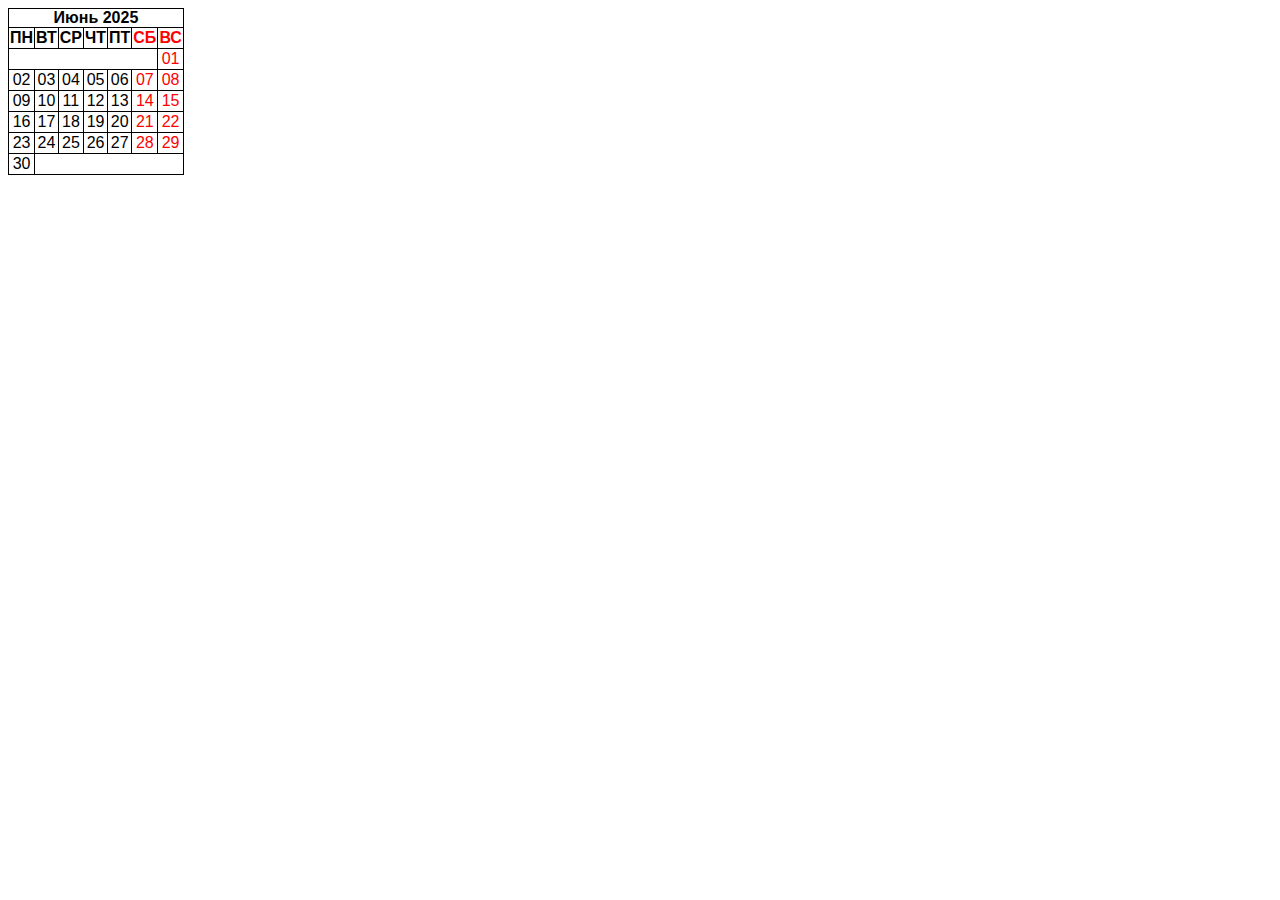
<file: table/index.html>
<!doctype html>
<html lang="ru">
	<head>
		<meta charset="UTF-8" />
		<meta name="viewport" content="width=device-width, initial-scale=1.0" />
		<title>Практика по таблицам</title>
		<link rel="stylesheet" href="./css/style.css" />
	</head>
	<body>
		<table>
			<caption>
				Июнь 2025
			</caption>
			<thead>
				<tr>
					<th>ПН</th>
					<th>ВТ</th>
					<th>СР</th>
					<th>ЧТ</th>
					<th>ПТ</th>
					<th class="red">СБ</th>
					<th class="red">ВС</th>
				</tr>
			</thead>
			<tbody>
				<tr>
					<td colspan="6"></td>
					<td class="red">01</td>
				</tr>
				<tr>
					<td>02</td>
					<td>03</td>
					<td>04</td>
					<td>05</td>
					<td>06</td>
					<td class="red">07</td>
					<td class="red">08</td>
				</tr>
				<tr>
					<td>09</td>
					<td>10</td>
					<td>11</td>
					<td>12</td>
					<td>13</td>
					<td class="red">14</td>
					<td class="red">15</td>
				</tr>
				<tr>
					<td>16</td>
					<td>17</td>
					<td>18</td>
					<td>19</td>
					<td>20</td>
					<td class="red">21</td>
					<td class="red">22</td>
				</tr>
				<tr>
					<td>23</td>
					<td>24</td>
					<td>25</td>
					<td>26</td>
					<td>27</td>
					<td class="red">28</td>
					<td class="red">29</td>
				</tr>
				<tr>
					<td>30</td>
					<td colspan="6"></td>
				</tr>
			</tbody>
		</table>
	</body>
</html>
</file>
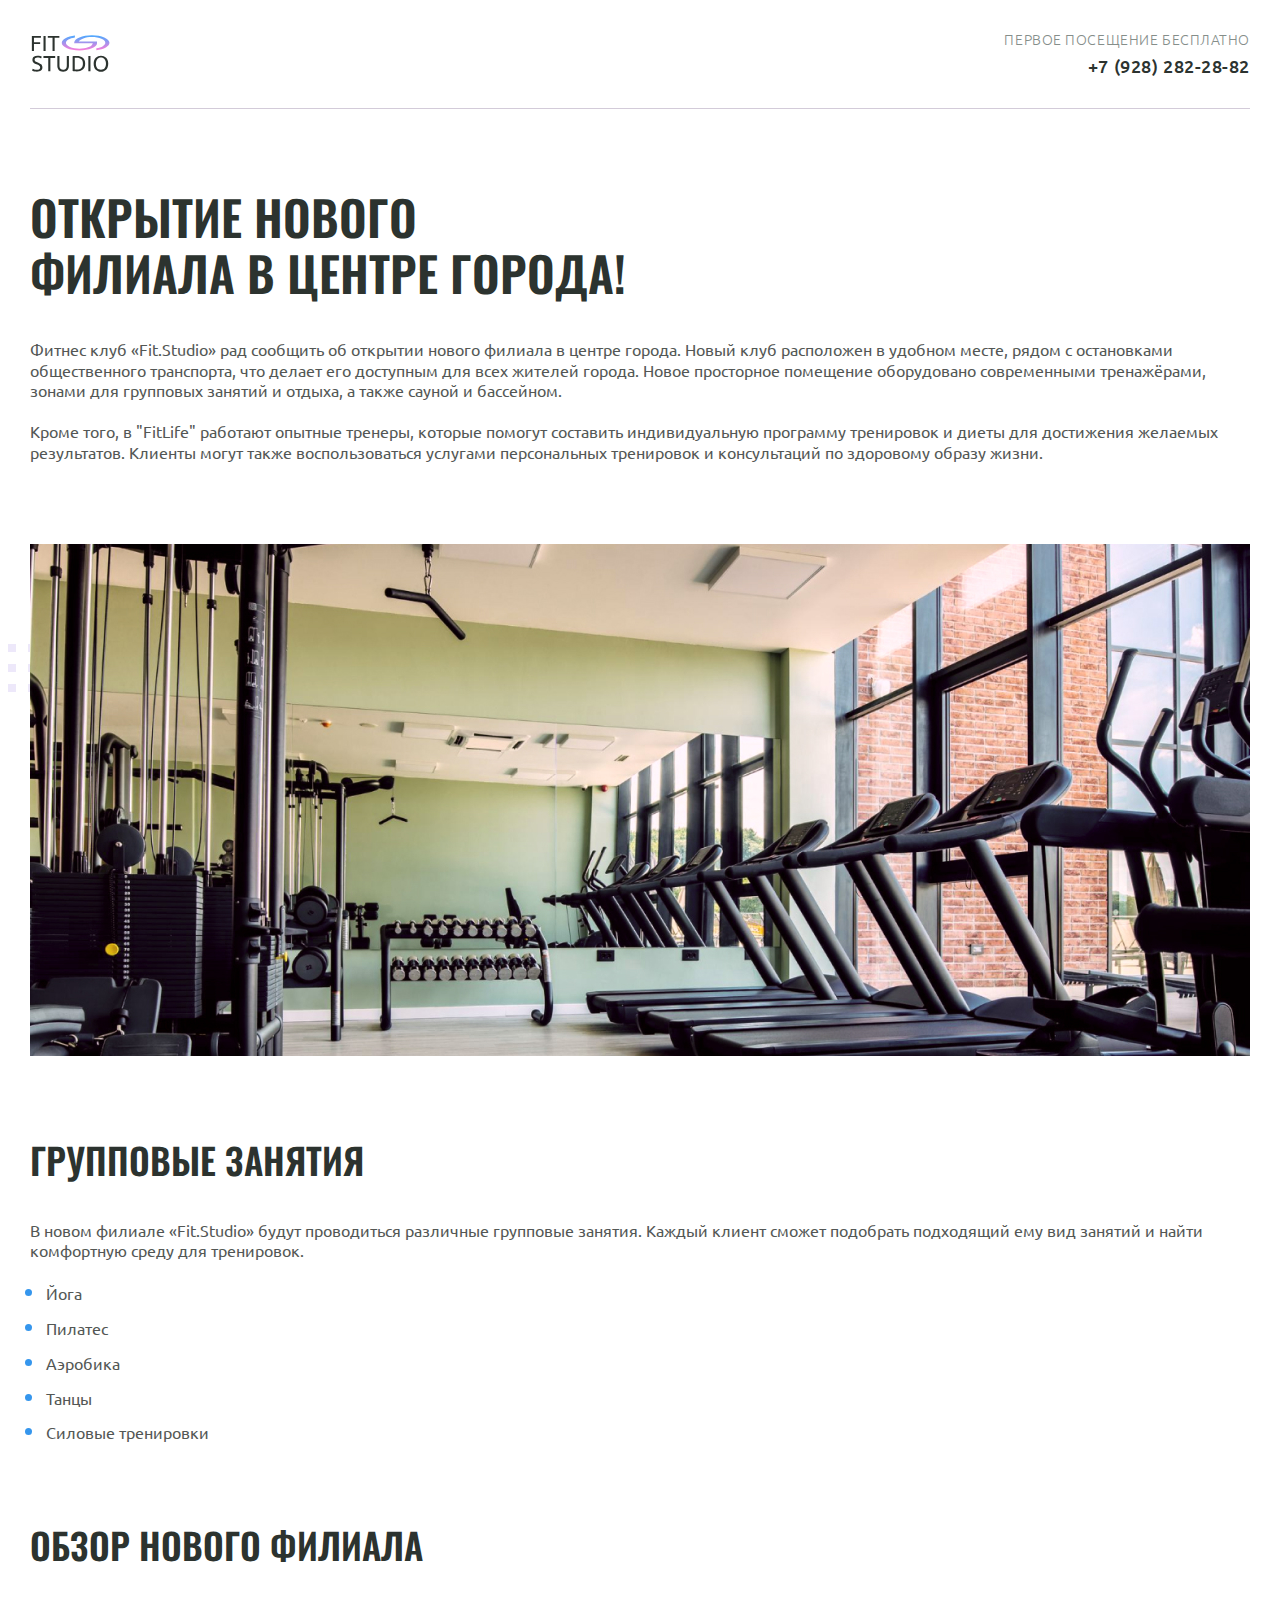
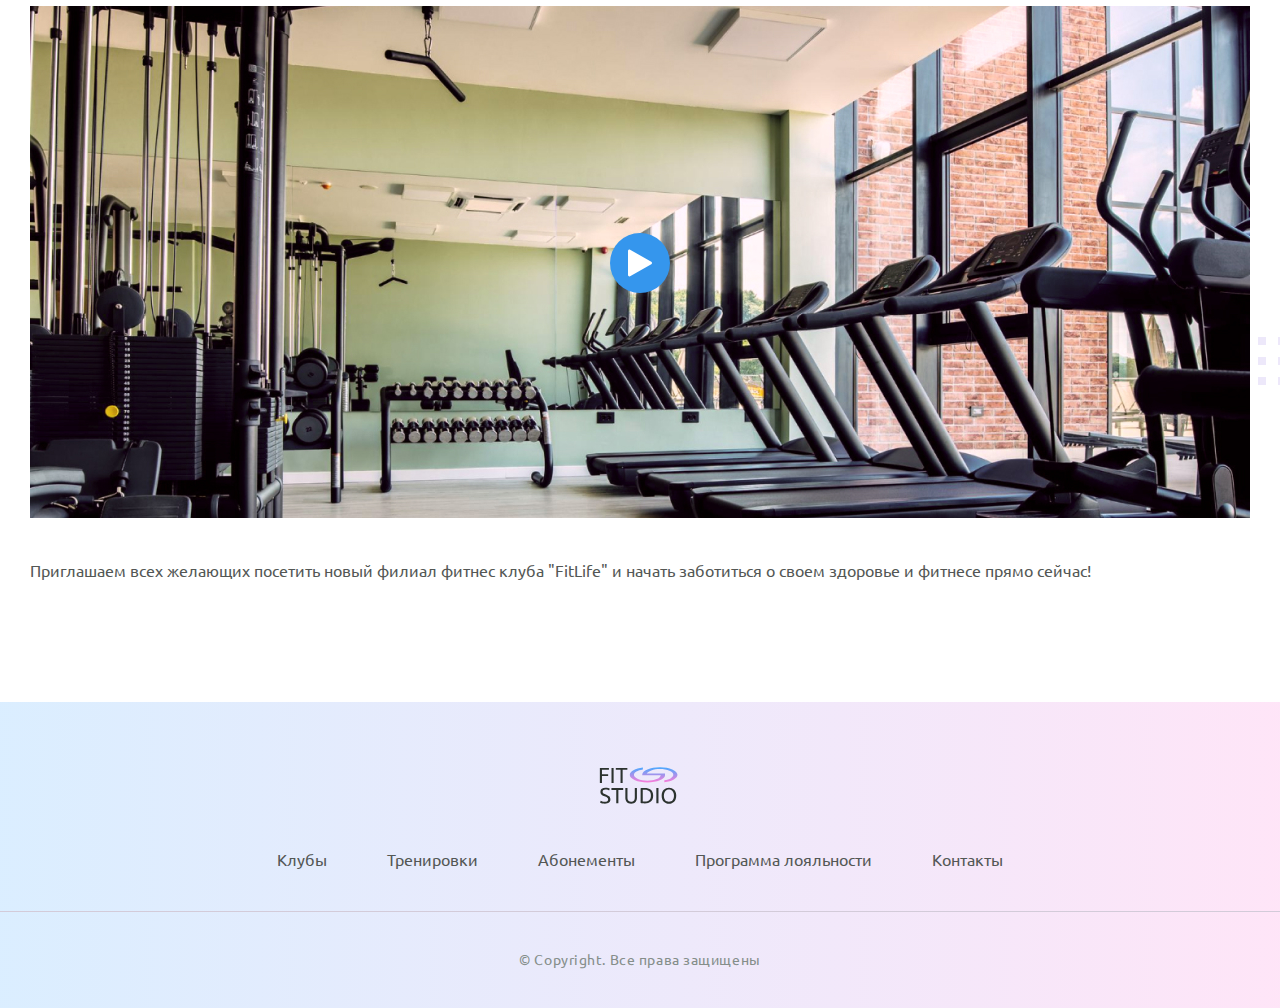
<file: adaptive/article.html>
<!doctype html>
<html lang="ru">
	<head>
		<meta charset="UTF-8" />
		<meta name="viewport" content="width=device-width, initial-scale=1.0" />
		<title>Fit Studio - Открытие нового филиала!</title>
		<link rel="stylesheet" href="./css/normalize.css" />
		<link rel="stylesheet" href="./css/fonts.css" />
		<link rel="stylesheet" href="./css/globals.css" />
		<link rel="stylesheet" href="./css/header.css" />
		<link rel="stylesheet" href="./css/article.css" />
		<link rel="stylesheet" href="./css/footer.css" />
		<link
			rel="icon"
			type="image/svg+xml"
			sizes="128x128"
			href="./images/favicon-icon.svg"
		/>
	</head>
	<body>
		<header class="header">
			<div class="container">
				<div class="header-inner">
					<a href="/">
						<img
							src="./images/logo-icon.svg"
							width="84"
							height="45"
							alt="Логотип Fit Studio"
						/>
					</a>
					<div class="phone text-sub">
						<p>Первое посещение бесплатно</p>
						<a href="tel:+79282822882">+7 (928) 282-28-82</a>
					</div>
				</div>
			</div>
		</header>
		<article class="article">
			<section class="article-mb-1">
				<div class="container article-mb-1">
					<h1 class="title-large">Открытие нового филиала в центре города!</h1>
					<p class="article-text">
						Фитнес клуб «Fit.Studio» рад сообщить об открытии нового филиала
						в центре города. Новый клуб расположен в удобном месте, рядом
						с остановками общественного транспорта, что делает его доступным
						для всех жителей города. Новое просторное помещение оборудовано
						современными тренажёрами, зонами для групповых занятий и отдыха,
						а также сауной и бассейном.
					</p>
					<p class="article-text">
						Кроме того, в "FitLife" работают опытные тренеры, которые помогут
						составить индивидуальную программу тренировок и диеты для достижения
						желаемых результатов. Клиенты могут также воспользоваться услугами
						персональных тренировок и консультаций по здоровому образу жизни.
					</p>
				</div>
				<div class="article-decor-wrapper article-decor-wrapper-1 decor">
					<div class="container">
						<img
							class="article-img"
							src="./images/gym-img.jpg"
							width="1220"
							height="512"
							alt="Тренажерный зал"
						/>
					</div>
				</div>
			</section>
			<section class="article-mb-1">
				<div class="container">
					<h2 class="title-large article-title-medium">Групповые занятия</h2>
					<p class="article-text">
						В новом филиале «Fit.Studio» будут проводиться различные групповые
						занятия. Каждый клиент сможет подобрать подходящий ему вид занятий
						и найти комфортную среду для тренировок.
					</p>
					<ul class="article-list article-text">
						<li class="article-item">Йога</li>
						<li class="article-item">Пилатес</li>
						<li class="article-item">Аэробика</li>
						<li class="article-item">Танцы</li>
						<li class="article-item">Силовые тренировки</li>
					</ul>
				</div>
			</section>
			<section>
				<div class="container">
					<h2 class="title-large article-title-medium">Обзор нового филиала</h2>
				</div>
				<div
					class="article-decor-wrapper article-decor-wrapper-2 article-mb-2 decor"
				>
					<div class="container">
						<button class="article-play-button">
							<img
								src="./images/play-icon.svg"
								width="24"
								height="24"
								alt="Запустить"
							/>
						</button>
						<img
							class="article-img"
							src="./images/gym-img.jpg"
							width="1220"
							height="512"
							alt="Тренажерный зал"
						/>
					</div>
				</div>
				<div class="container">
					<p class="article-text">
						Приглашаем всех желающих посетить новый филиал фитнес клуба
						"FitLife" и начать заботиться о своем здоровье и фитнесе прямо
						сейчас!
					</p>
				</div>
			</section>
		</article>
		<footer class="footer">
			<div class="footer-top">
				<div class="container">
					<a class="footer-logo" href="/">
						<img
							src="./images/logo-icon.svg"
							width="84"
							height="45"
							alt="Логотип Fit Studio"
						/>
					</a>
					<nav class="menu">
						<ul>
							<li><a href="#">Клубы</a></li>
							<li><a href="#">Тренировки</a></li>
							<li><a href="#">Абонементы</a></li>
							<li><a href="#">Программа лояльности</a></li>
							<li><a href="#">Контакты</a></li>
						</ul>
					</nav>
				</div>
			</div>
			<div class="container">
				<p class="copyright">&copy; Copyright. Все права защищены</p>
			</div>
		</footer>
	</body>
</html>
</file>
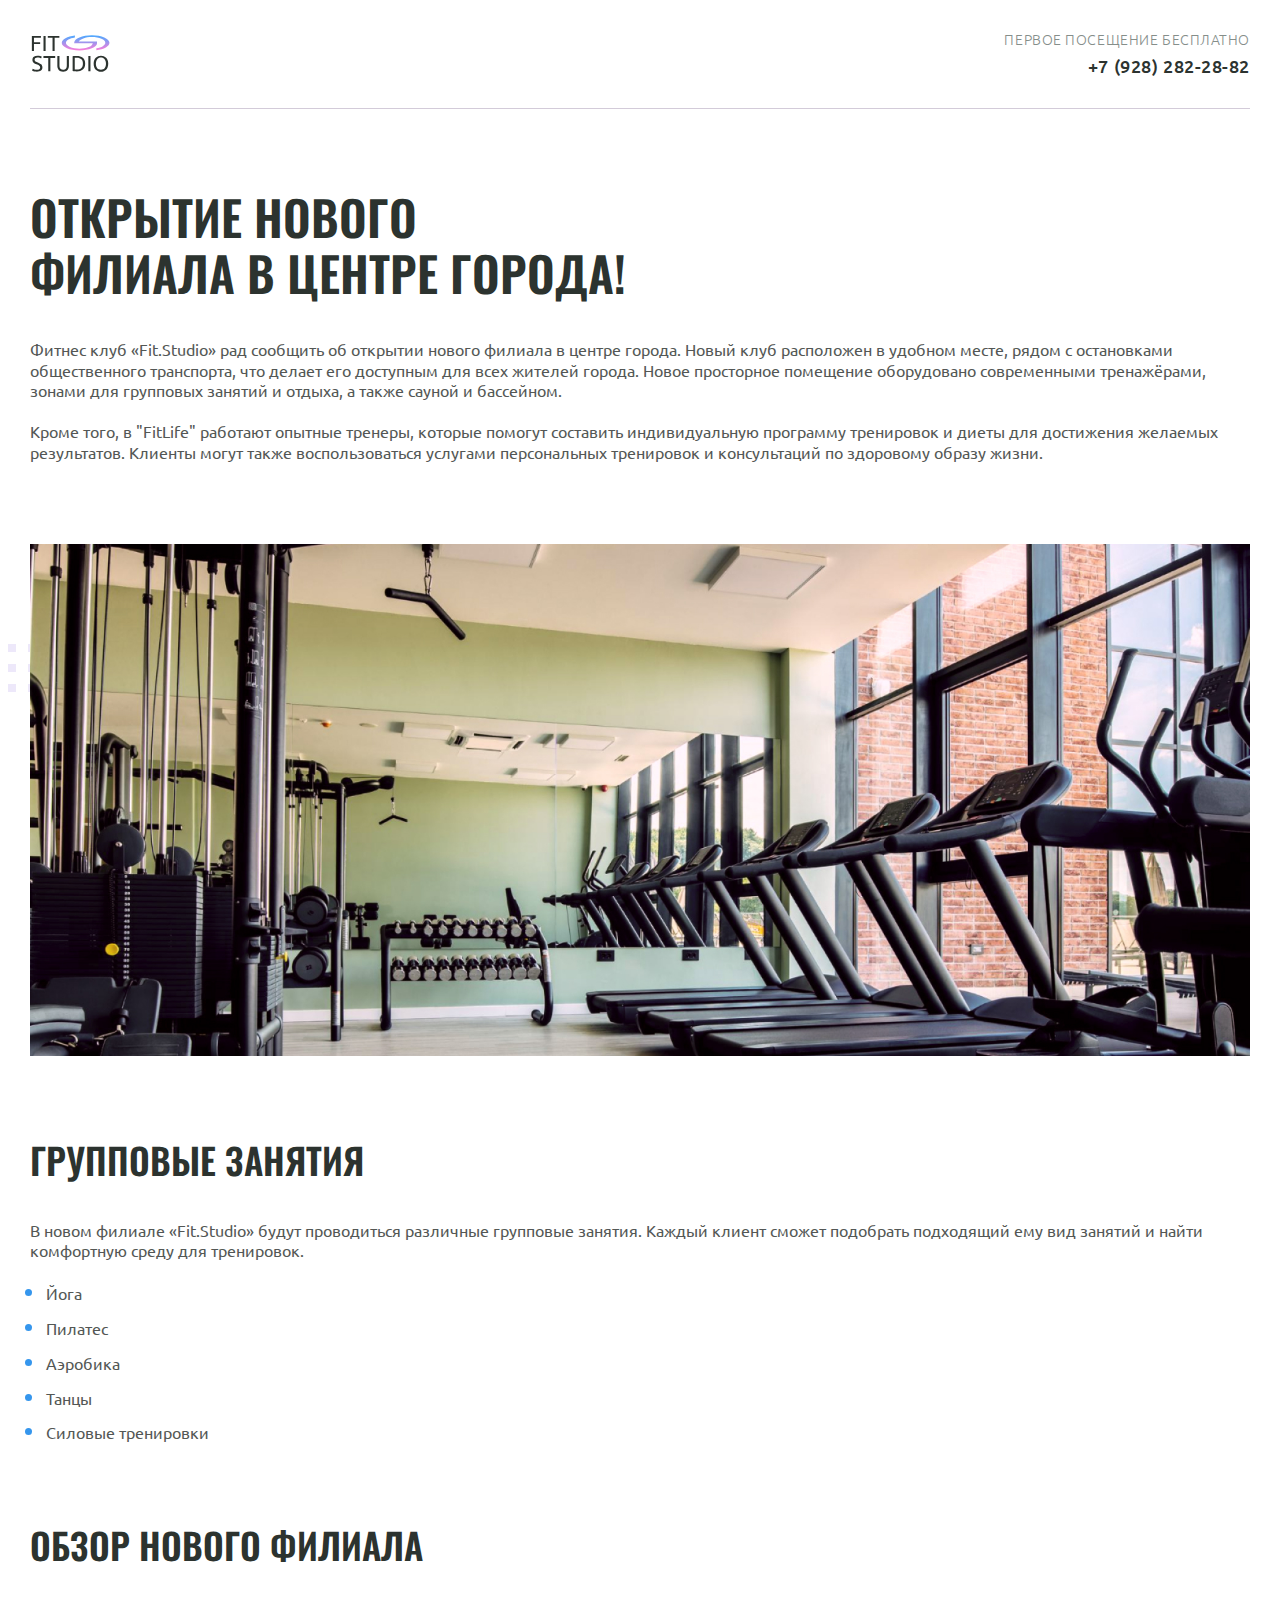
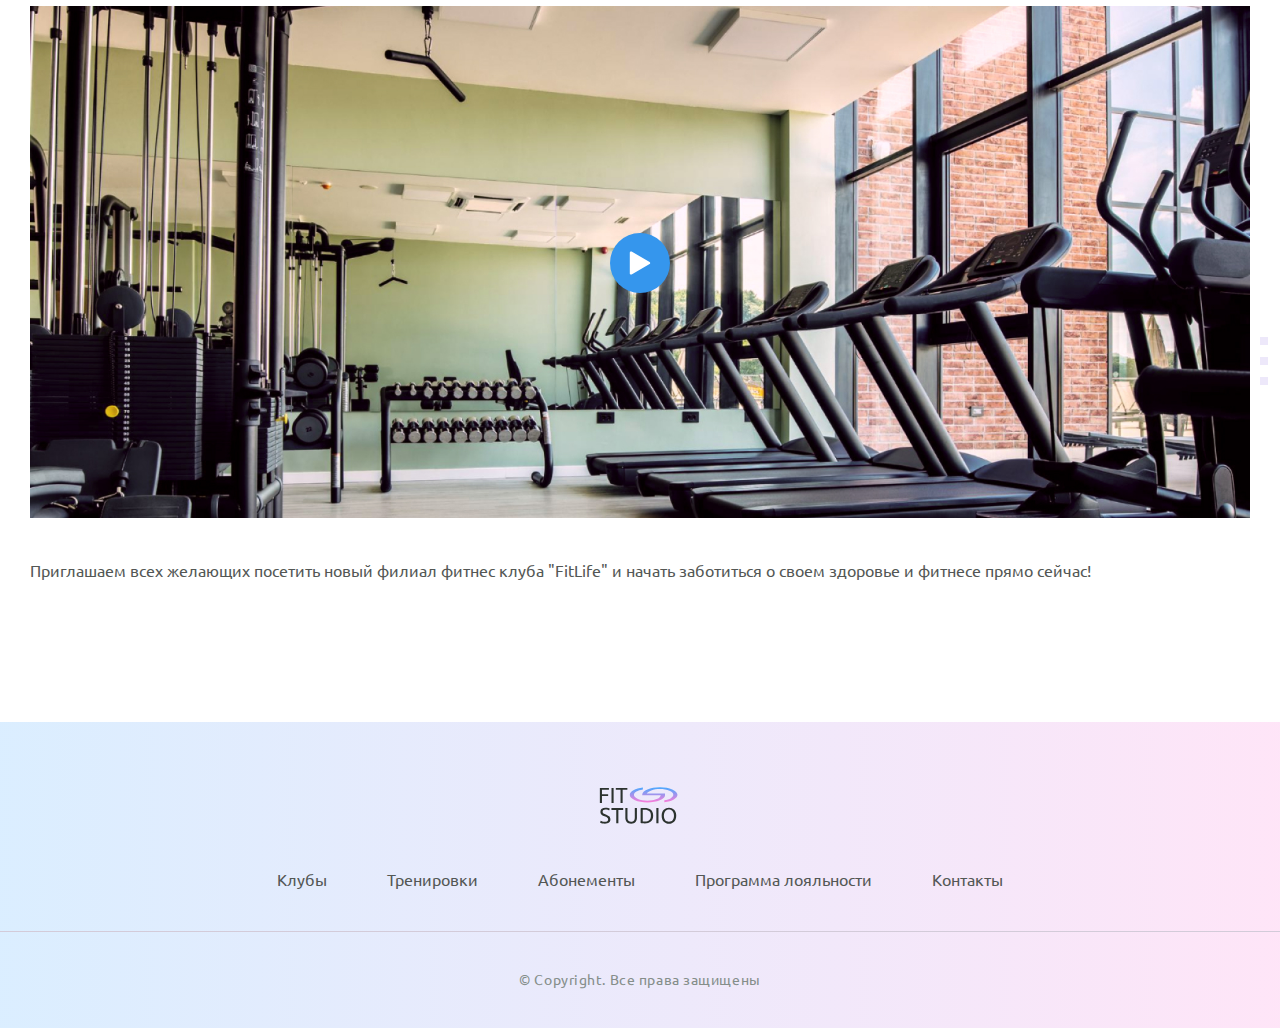
<file: fit-desktop/article.html>
<!doctype html>
<html lang="ru">
	<head>
		<meta charset="UTF-8" />
		<meta name="viewport" content="width=device-width, initial-scale=1.0" />
		<title>Fit Studio - Открытие нового филиала!</title>
		<link rel="stylesheet" href="./css/normalize.css" />
		<link rel="stylesheet" href="./css/fonts.css" />
		<link rel="stylesheet" href="./css/globals.css" />
		<link rel="stylesheet" href="./css/header.css" />
		<link rel="stylesheet" href="./css/article.css" />
		<link rel="stylesheet" href="./css/footer.css" />

		<link
			rel="icon"
			type="image/svg+xml"
			sizes="128x128"
			href="./images/favicon-icon.svg"
		/>
	</head>
	<body>
		<header class="header">
			<div class="container">
				<div class="header-inner">
					<a href="/">
						<img
							src="./images/logo-icon.svg"
							width="84"
							height="45"
							alt="Логотип Fit Studio"
						/>
					</a>
					<div class="phone text-sub">
						<p>Первое посещение бесплатно</p>
						<a href="tel:+79282822882">+7 (928) 282-28-82</a>
					</div>
				</div>
			</div>
		</header>
		<article class="article">
			<div class="container">
				<h1 class="title-large">Открытие нового филиала в центре города!</h1>
				<p class="article-text">
					Фитнес клуб «Fit.Studio» рад сообщить об открытии нового филиала
					в центре города. Новый клуб расположен в удобном месте, рядом
					с остановками общественного транспорта, что делает его доступным
					для всех жителей города. Новое просторное помещение оборудовано
					современными тренажёрами, зонами для групповых занятий и отдыха,
					а также сауной и бассейном.
				</p>
				<p class="article-text article-mb-1">
					Кроме того, в "FitLife" работают опытные тренеры, которые помогут
					составить индивидуальную программу тренировок и диеты для достижения
					желаемых результатов. Клиенты могут также воспользоваться услугами
					персональных тренировок и консультаций по здоровому образу жизни.
				</p>
				<div class="article-decor-wrapper article-decor-wrapper-1 article-mb-1">
					<img
						class="article-img"
						src="./images/gym-img.jpg"
						width="1220"
						height="512"
						alt="Тренажерный зал"
					/>
				</div>
				<h2 class="title-large article-title-medium">Групповые занятия</h2>
				<p class="article-text">
					В новом филиале «Fit.Studio» будут проводиться различные групповые
					занятия. Каждый клиент сможет подобрать подходящий ему вид занятий
					и найти комфортную среду для тренировок.
				</p>
				<ul class="article-list article-text article-mb-1">
					<li class="article-item">Йога</li>
					<li class="article-item">Пилатес</li>
					<li class="article-item">Аэробика</li>
					<li class="article-item">Танцы</li>
					<li class="article-item">Силовые тренировки</li>
				</ul>
				<h2 class="title-large article-title-medium">Обзор нового филиала</h2>
				<div class="article-decor-wrapper article-decor-wrapper-2 article-mb-2">
					<button class="article-play-button">
						<img
							src="./images/play-icon.svg"
							width="24"
							height="24"
							alt="Запустить"
						/>
					</button>
					<img
						class="article-img"
						src="./images/gym-img.jpg"
						width="1220"
						height="512"
						alt="Тренажерный зал"
					/>
				</div>
				<p class="article-text">
					Приглашаем всех желающих посетить новый филиал фитнес клуба "FitLife"
					и начать заботиться о своем здоровье и фитнесе прямо сейчас!
				</p>
			</div>
		</article>
		<footer class="footer">
			<div class="footer-top">
				<div class="container">
					<a class="footer-logo" href="/">
						<img
							src="./images/logo-icon.svg"
							width="84"
							height="45"
							alt="Логотип Fit Studio"
						/>
					</a>
					<nav class="menu">
						<ul>
							<li><a href="#">Клубы</a></li>
							<li><a href="#">Тренировки</a></li>
							<li><a href="#">Абонементы</a></li>
							<li><a href="#">Программа лояльности</a></li>
							<li><a href="#">Контакты</a></li>
						</ul>
					</nav>
				</div>
			</div>
			<div class="container">
				<p class="copyright">&copy; Copyright. Все права защищены</p>
			</div>
		</footer>
	</body>
</html>
</file>
<file: src/style.css>
*{padding: 0;margin: 0;border: 0;}
*,*:before,*:after{-webkit-box-sizing: border-box;box-sizing: border-box;}
:focus,:active{outline: none;}
a:focus,a:active{outline: none;}
nav,footer,header,aside{display: block;}
html,body{
    height:100%;width:100%;
    font-size:100%;line-height:1;-ms-text-size-adjust:100%;-moz-text-size-adjust:100%;-webkit-text-size-adjust:100%;}
input,button,textarea{font-family:inherit;}
input::-ms-clear{display: none;}
button{cursor: pointer;}
button::-moz-focus-inner{padding:0;border:0;}
a,a:visited{text-decoration: none;}
a:hover{text-decoration: none;}
ul li{list-style: none;}
img{vertical-align: top;}
h1,h2,h3,h4,h5,h6{font-size:inherit;font-weight: inherit;}
a{color:inherit;}



body {
    font-family: "Montserrat",SansSerif;
    color: black;
}

body.overflow {
    overflow: hidden;
}



.layout {
    display: -webkit-box;
    display: -ms-flexbox;
    display: flex;
    min-height: 100vh;
}

.sidebar {
    padding: 40px 24px 40px 0;
    -ms-flex-negative: 0;
    flex-shrink: 0;
    background-color: white;
}



.content {
    -webkit-box-flex: 1;
    -ms-flex-positive: 1;
    flex-grow: 1;
    background-color: #F4F4F4;
}

.container {
    display: -webkit-box;
    display: -ms-flexbox;
    display: flex;
    -webkit-box-orient: vertical;
    -webkit-box-direction: normal;
    -ms-flex-direction: column;
    flex-direction: column;
    -webkit-box-pack: center;
    -ms-flex-pack: center;
    justify-content: center;
    -webkit-box-align: center;
    -ms-flex-align: center;
    align-items: center;
    padding: 150px 60px 80px 60px;
}


.logo {
    margin-left: 60px;
    margin-bottom: 60px;
}

.sidebar__user {
    background-color: #F4F4F4;
    padding: 20px 30px;
    margin-left: 60px;
    margin-bottom: 100px;
    border-radius: 8px;
    border: 1px solid #DADEC9;
}

.sidebar__name {
    color:#161814;
    font-size: 18px;
    font-weight: 500;
    margin-bottom: 6px;
}

.sidebar__text {
    color: #AFB1A7;
    font-size: 13px;
    font-weight: 400;
    line-height: 130%; /* 16.9px */
}

.sidebar__item {
    width: 372px;
}

.sidebar__button {
    display: -webkit-box;
    display: -ms-flexbox;
    display: flex;
    -webkit-box-align: center;
    -ms-flex-align: center;
    align-items: center;
    gap: 10px;
    padding: 20px 60px;
    margin-bottom: 12px;
    border-radius: 0px 100px 100px 0px;
    -webkit-transition: all .5s;
    -o-transition: all .5s;
    transition: all .5s;
    cursor: pointer;
    width: 90%;
    color:#161814;
    font-size: 16px;
    font-weight: 500;
}

.sidebar__button.active , .sidebar__button:hover {
    width: 100%;
    background-color: #DAF765;
}


.content__title {
    color: #161814;
    font-size: 48px;
    font-weight: 700;
    margin-bottom: 40px;
}

.content__list {
    display: -webkit-box;
    display: -ms-flexbox;
    display: flex;
    -webkit-box-align: center;
    -ms-flex-align: center;
    align-items: center;
    -ms-flex-wrap: wrap;
    flex-wrap: wrap;
    gap: 20px;
}



.content__list-item  {
    cursor: pointer;
    padding: 12px 18px;
    background-color: #fff;
    border-radius: 10px;
    border: 1px solid #DADEC9;
    -webkit-transition: all .3s;
    -o-transition: all .3s;
    transition: all .3s;
}

.content__list-item:hover,.content__list-diplom:hover {
    background-color: #AFB1A7;
}

li a {
    padding: 12px 18px;

}


.content__list-diplom {
    -webkit-transition: all .3s;
    -o-transition: all .3s;
    transition: all .3s;
    display: inline-block;
    padding: 12px 18px;
    background-color: #fff;
    border-radius: 10px;
    border: 1px solid #DADEC9;
}

.content__decor {
    display: -webkit-box;
    display: -ms-flexbox;
    display: flex;
    -webkit-box-align: center;
    -ms-flex-align: center;
    align-items: center;
}

.content__decor-text {
    color:#BEDD44;
    font-size: 36px;
    font-weight: 700;
    line-height: 110%; /* 39.6px */
}

.content__block {
    max-width: 1200px;
}

.content__block.hidden {
    display: none;
}

.content__decor-img img{
    width: 100%;
}

.burger {
    display: none;
    padding: 5px;
    position: fixed;
    top: 3%;
    right: 7%;
    width: 40px;
    height: 40px;
    background-color: #161814;
    border-radius: 50%;
    z-index: 10;
    border: 1px solid #DAF765;
}

@media (max-width: 768px) {
    .burger {
        display: block;
    }

    .sidebar {
        -webkit-transition: all .3s;
        -o-transition: all .3s;
        transition: all .3s;
        -webkit-transform: translateX(-100%);
        -ms-transform: translateX(-100%);
        transform: translateX(-100%);
        position: fixed;
        top: 0;
        left: 0;
        bottom: 0;
        z-index: 5;
    }

    .sidebar.show {
        -webkit-transform: translateX(0%);
        -ms-transform: translateX(0%);
        transform: translateX(0%);
    }

    .overlay {
        opacity: 0;
        pointer-events: none;
        -webkit-transition: all .3s;
        -o-transition: all .3s;
        transition: all .3s;
        position: absolute;
        top: 0;
        right: 0;
        left: 0;
        bottom: 0;
        z-index: 3;
        background-color: #000000e0;
    }

    .overlay.show {
        opacity: 1;
        pointer-events: all;
    }

    .container {
        padding: 40px 20px;
        min-height: 100%;
    }

    .content__decor {
        margin-top: 20px;
        -webkit-box-orient: vertical;
        -webkit-box-direction: normal;
        -ms-flex-direction: column;
        flex-direction: column;
    }
}

@media (max-width: 400px) {
    .sidebar__user {
        margin-left: 0;
    }
}
</file>
<file: adaptive/css/fonts.css>
@font-face {
  font-family: "Ubuntu";
  src: local("Ubuntu"), url("../fonts/UbuntuLight.woff2") format("woff2");
  font-weight: 300;
  font-style: normal;
  font-display: swap;
}

@font-face {
  font-family: "Ubuntu";
  src: local("Ubuntu"), url("../fonts/UbuntuRegular.woff2") format("woff2");
  font-weight: 400;
  font-style: normal;
  font-display: swap;
}

@font-face {
  font-family: "Ubuntu";
  src: local("Ubuntu"), url("../fonts/UbuntuMedium.woff2") format("woff2");
  font-weight: 500;
  font-style: normal;
  font-display: swap;
}

@font-face {
  font-family: "Oswald";
  src: local("Oswald"), url("../fonts/OswaldMedium.woff2") format("woff2");
  font-weight: 500;
  font-style: normal;
  font-display: swap;
}

@font-face {
  font-family: "Oswald";
  src: local("Oswald"), url("../fonts/OswaldSemiBold.woff2") format("woff2");
  font-weight: 600;
  font-style: normal;
  font-display: swap;
}
</file>
<file: adaptive/css/globals.css>
html {
	font-family: Ubuntu, sans-serif;
	font-weight: 400;
}

*,
*::before,
*::after {
	-webkit-box-sizing: border-box;
	box-sizing: border-box;
}

body {
	display: -webkit-box;
	display: -ms-flexbox;
	display: flex;
	-webkit-box-orient: vertical;
	-webkit-box-direction: normal;
	-ms-flex-direction: column;
	flex-direction: column;
	min-width: 375px;
	min-height: 100vh;
}

h1,
h2,
h3,
h4,
h5,
h6,
p {
	margin: 0;
}

a {
	text-decoration: none;
}

img {
	max-width: 100%;
	height: auto;
	-o-object-fit: cover;
	object-fit: cover;
}

a,
button {
	outline: none;
}

.container {
	max-width: 1250px;
	margin: 0 auto;
	padding: 0 15px;
}

.text {
	font-weight: 400;
	font-size: 16px;
	line-height: 130%;
	color: #535755;
}

.button {
	display: inline-block;
	padding: 19px 32px;
	font-weight: 500;
	font-size: 15px;
	line-height: 130%;
	letter-spacing: 0.02em;
	text-transform: uppercase;
	text-align: center;
	color: #fff;
	background-color: #3596ed;
	-webkit-transition:
		opacity 0.2s,
		background-color 0.2s;
	-o-transition:
		opacity 0.2s,
		background-color 0.2s;
	transition:
		opacity 0.2s,
		background-color 0.2s;
}

.button:hover {
	opacity: 0.85;
}

.button:not(:disabled):active {
	background-color: #2d82cd;
}

button.button:disabled {
	opacity: 0.65;
	cursor: default;
}

.section {
	margin-bottom: 140px;
}

.title-large {
	max-width: 596px;
	margin-bottom: 40px;
	font-family: Oswald, sans-serif;
	font-weight: 600;
	font-size: 48px;
	line-height: 115%;
	text-transform: uppercase;
	color: #2c332f;
}

.title-medium {
	font-family: Oswald, sans-serif;
	font-weight: 500;
	font-size: 24px;
	line-height: 115%;
	text-transform: uppercase;
	color: #2c332f;
}

.text-sub {
	font-weight: 300;
	font-size: 14px;
	letter-spacing: 0.04em;
	text-transform: uppercase;
	color: #858e8a;
}

.decor::before {
	content: "";
	position: absolute;
	z-index: -1;
	width: calc(50% - 250px);
	height: 48px;
	background: url("../images/decor-icon.svg") repeat-x;
}

a:focus-visible,
button:focus-visible,
summary:focus-visible {
	outline: 2px solid #3596ed;
	outline-offset: 1px;
}

@media (width <= 992px) {
	.container {
		max-width: 768px;
	}
}

@media (width <= 768px) {
	.container {
		max-width: 576px;
	}

	.title-large {
		font-size: 40px;
		margin-bottom: 30px;
	}

	.home-page .title-large {
		max-width: inherit;
		text-align: center;
	}

	.title-medium {
		font-size: 22px;
	}
}

@media (width <= 576px) {
	.section {
		margin-bottom: 80px;
	}

	.title-large {
		font-size: 32px;
	}

	.title-medium {
		font-size: 18px;
	}
}
</file>
<file: adaptive/css/header.css>
.header-inner {
	display: -webkit-box;
	display: -ms-flexbox;
	display: flex;
	-webkit-box-pack: justify;
	-ms-flex-pack: justify;
	justify-content: space-between;
	-webkit-box-align: center;
	-ms-flex-align: center;
	align-items: center;
	gap: 10px;
	padding-top: 30px;
	padding-bottom: 30px;
	border-bottom: 1px solid #d3cbd9;
}

.phone {
	text-align: right;
}

.phone p {
	margin-bottom: 8px;
}

.phone a {
	font-weight: 500;
	font-size: 18px;
	color: #2c332f;
	-webkit-transition: color 0.2s;
	-o-transition: color 0.2s;
	transition: color 0.2s;
}

.phone a:hover {
	color: #3596ed;
}
</file>
<file: adaptive/css/index.css>
.hero {
	position: relative;
	padding-top: 80px;
}

.hero::before {
	bottom: 106px;
	width: 100%;
}

.hero-container {
	display: -webkit-box;
	display: -ms-flexbox;
	display: flex;
	gap: 28px;
}

.hero h1 {
	margin-bottom: 40px;
	font-family: Oswald, sans-serif;
	font-weight: 600;
	font-size: 62px;
	line-height: 115%;
	text-transform: uppercase;
	color: #2c332f;
}

.hero h1 strong {
	font-weight: 600;
	color: #3596ed;
}

.hero-info {
	max-width: 492px;
}

.hero-info .text {
	max-width: 440px;
	margin-bottom: 140px;
}

.hero-images {
	position: relative;
	display: -webkit-box;
	display: -ms-flexbox;
	display: flex;
}

.hero-choose {
	position: absolute;
	top: 40px;
	left: 50%;
	-webkit-transform: translateX(-50%);
	-ms-transform: translateX(-50%);
	transform: translateX(-50%);
	max-width: 161px;
	padding: 22px;
	background: rgb(255 255 255 / 0.9);
	border: 1px solid #535755;
	text-align: center;
}

.news-container {
	display: -webkit-box;
	display: -ms-flexbox;
	display: flex;
	gap: 28px;
}

.news-article {
	display: -webkit-box;
	display: -ms-flexbox;
	display: flex;
	-webkit-box-orient: vertical;
	-webkit-box-direction: normal;
	-ms-flex-direction: column;
	flex-direction: column;
	max-width: 284px;
	-webkit-box-flex: 1;
	-ms-flex: 1 1 25%;
	flex: 1 1 25%;
	background-color: #fff;
	border: 1px solid #d3cbd9;
	overflow: hidden;
}

.news-article img {
	display: block;
}

.news-info {
	padding: 20px 20px 0;
	margin-bottom: 12px;
}

.news-date {
	display: inline-block;
	margin-bottom: 8px;
}

.news-article footer {
	padding: 0 20px 20px;
	margin-top: auto;
}

.news-link {
	display: -webkit-inline-box;
	display: -ms-inline-flexbox;
	display: inline-flex;
	-webkit-box-align: center;
	-ms-flex-align: center;
	align-items: center;
	gap: 8px;
	font-weight: 400;
	font-size: 16px;
	line-height: 130%;
	color: #3596ed;
}

.news-link::after {
	content: "";
	display: inline-block;
	width: 22px;
	height: 9px;
	background-image: url("../images/arrow-right-icon.svg");
	-webkit-transition: -webkit-transform 0.2s;
	transition: -webkit-transform 0.2s;
	-o-transition: transform 0.2s;
	transition: transform 0.2s;
	transition:
		transform 0.2s,
		-webkit-transform 0.2s;
}

.news-link:hover::after {
	-webkit-transform: translateX(5px);
	-ms-transform: translateX(5px);
	transform: translateX(5px);
}

.faq {
	position: relative;
}

.faq::before {
	top: 215px;
}

.faq-container {
	display: -webkit-box;
	display: -ms-flexbox;
	display: flex;
	-webkit-box-align: start;
	-ms-flex-align: start;
	align-items: flex-start;
	gap: 28px;
}

details {
	margin-bottom: 20px;
	border-block: 1px solid #d3cbd9;
}

details:last-child {
	margin-bottom: 0;
}

details[open] summary::after {
	-webkit-transform: rotate(180deg);
	-ms-transform: rotate(180deg);
	transform: rotate(180deg);
}

summary {
	display: -webkit-box;
	display: -ms-flexbox;
	display: flex;
	-webkit-box-align: center;
	-ms-flex-align: center;
	align-items: center;
	-webkit-box-pack: justify;
	-ms-flex-pack: justify;
	justify-content: space-between;
	gap: 10px;
	list-style: none;
	padding: 20px;
	cursor: pointer;
}

summary::after {
	content: "";
	display: inline-block;
	-ms-flex-negative: 0;
	flex-shrink: 0;
	width: 17px;
	height: 22px;
	background: url("../images/arrow-down-icon.svg") no-repeat center / cover;
}

summary::-webkit-details-marker {
	display: none;
}

details > p {
	padding: 0 20px 20px;
}

@media (width <= 1440px) {
	.hero-images img {
		width: 50%;
	}
}

@media (width <= 992px) {
	.hero::after {
		display: none;
	}

	.hero-container {
		-webkit-box-orient: vertical;
		-webkit-box-direction: normal;
		-ms-flex-direction: column;
		flex-direction: column;
		-webkit-box-align: center;
		-ms-flex-align: center;
		align-items: center;
	}

	.hero-info {
		text-align: center;
	}

	.hero h1 {
		margin-bottom: 30px;
		font-size: 52px;
	}

	.hero-info .text {
		max-width: inherit;
		margin-bottom: 30px;
	}

	.news-container {
		-ms-flex-wrap: wrap;
		flex-wrap: wrap;
		-webkit-box-pack: center;
		-ms-flex-pack: center;
		justify-content: center;
		gap: 20px;
	}

	.news-article {
		-ms-flex-preferred-size: 50%;
		flex-basis: 50%;
		max-width: 350px;
	}

	.news-article img {
		width: 100%;
	}

	.faq::before {
		display: none;
	}

	.faq-container {
		-webkit-box-orient: vertical;
		-webkit-box-direction: reverse;
		-ms-flex-direction: column-reverse;
		flex-direction: column-reverse;
		-webkit-box-align: center;
		-ms-flex-align: center;
		align-items: center;
	}
}

@media (width <= 768px) {
	.hero h1 {
		font-size: 50px;
	}

	.news-article {
		-ms-flex-preferred-size: 100%;
		flex-basis: 100%;
		max-width: 400px;
	}
}

@media (width <= 576px) {
	.hero {
		padding-top: 60px;
	}

	.hero-info {
		max-width: 410px;
	}

	.hero h1 {
		font-size: 42px;
	}

	.hero-choose {
		max-width: 125px;
		padding: 10px;
		font-size: 14px;
	}
}
</file>
<file: adaptive/css/footer.css>
.footer {
	padding: 60px 0 40px;
	margin-top: auto;
	background-image: -webkit-gradient(
		linear,
		left top,
		right top,
		from(rgba(73, 169, 255, 0.2)),
		to(rgba(252, 124, 217, 0.2))
	);
	background-image: -o-linear-gradient(
		left,
		rgba(73, 169, 255, 0.2) 0%,
		rgba(252, 124, 217, 0.2) 100%
	);
	background-image: linear-gradient(
		90deg,
		rgba(73, 169, 255, 0.2) 0%,
		rgba(252, 124, 217, 0.2) 100%
	);
	text-align: center;
}

.footer-top {
	padding-bottom: 40px;
	margin-bottom: 40px;
	border-bottom: 1px solid #d3cbd9;
}

.footer-logo {
	display: inline-block;
	margin-bottom: 40px;
}

.menu ul {
	display: -webkit-box;
	display: -ms-flexbox;
	display: flex;
	-webkit-box-pack: center;
	-ms-flex-pack: center;
	justify-content: center;
	-webkit-box-align: center;
	-ms-flex-align: center;
	align-items: center;
	gap: 60px;
	list-style: none;
	margin: 0;
	padding: 0;
}

.menu a {
	font-weight: 400;
	font-size: 16px;
	line-height: 130%;
	color: #535755;
	-webkit-transition: color 0.2s;
	-o-transition: color 0.2s;
	transition: color 0.2s;
}

.menu a:hover {
	color: #3596ed;
}

.copyright {
	font-weight: 400;
	font-size: 14px;
	letter-spacing: 0.04em;
	color: #858e8a;
}

@media (width <= 768px) {
	.menu ul {
		-webkit-box-orient: vertical;
		-webkit-box-direction: normal;
		-ms-flex-direction: column;
		flex-direction: column;
		gap: 25px;
	}
}

@media (width <= 576px) {
	.footer {
		padding-top: 40px;
	}
}
</file>
<file: fit-desktop/css/fonts.css>
@font-face {
  font-family: "Ubuntu";
  src: local("Ubuntu"), url("../fonts/UbuntuLight.woff2") format("woff2");
  font-weight: 300;
  font-style: normal;
  font-display: swap;
}

@font-face {
  font-family: "Ubuntu";
  src: local("Ubuntu"), url("../fonts/UbuntuRegular.woff2") format("woff2");
  font-weight: 400;
  font-style: normal;
  font-display: swap;
}

@font-face {
  font-family: "Ubuntu";
  src: local("Ubuntu"), url("../fonts/UbuntuMedium.woff2") format("woff2");
  font-weight: 500;
  font-style: normal;
  font-display: swap;
}

@font-face {
  font-family: "Oswald";
  src: local("Oswald"), url("../fonts/OswaldMedium.woff2") format("woff2");
  font-weight: 500;
  font-style: normal;
  font-display: swap;
}

@font-face {
  font-family: "Oswald";
  src: local("Oswald"), url("../fonts/OswaldSemiBold.woff2") format("woff2");
  font-weight: 600;
  font-style: normal;
  font-display: swap;
}
</file>
<file: fit-desktop/css/globals.css>
html {
	font-family: Ubuntu, sans-serif;
	font-weight: 400;
}

*,
*::before,
*::after {
	box-sizing: border-box;
}

body {
	display: flex;
	flex-direction: column;
	min-height: 100vh;
}

h1,
h2,
h3,
h4,
h5,
h6,
p {
	margin: 0;
}

a {
	text-decoration: none;
}

a,
button {
	outline: none;
}

.container {
	max-width: 1250px;
	margin: 0 auto;
	padding: 0 15px;
}

.text {
	font-weight: 400;
	font-size: 16px;
	line-height: 130%;
	color: #535755;
}

.button {
	display: inline-block;
	padding: 19px 32px;
	font-weight: 500;
	font-size: 15px;
	line-height: 130%;
	letter-spacing: 0.02em;
	text-transform: uppercase;
	text-align: center;
	color: #fff;
	background-color: #3596ed;
	transition:
		opasity 0.2s,
		background-color 0.2s;
}

.button:hover {
	opacity: 0.85;
}

.button:not(:disabled):active {
	background-color: #2c7dc5;
}

button.button:disabled {
	opacity: 0.65;
	cursor: default;
}

.section {
	margin-bottom: 140px;
}

.title-large {
	max-width: 596px;
	margin-bottom: 40px;
	font-family: Oswald, sans-serif;
	font-weight: 600;
	font-size: 48px;
	line-height: 115%;
	text-transform: uppercase;
	color: #2c332f;
}

.title-medium {
	font-family: Oswald, sans-serif;
	font-weight: 500;
	font-size: 24px;
	line-height: 115%;
	text-transform: uppercase;
	color: #2c332f;
}

.text-sub {
	font-weight: 300;
	font-size: 14px;
	letter-spacing: 0.04em;
	text-transform: uppercase;
	color: #858e8a;
}

a:focus-visible,
button:focus-visible,
summary:focus-visible {
	outline: 2px solid #3596ed;
	outline-offset: 1px;
}
</file>
<file: fit-desktop/css/header.css>
.header-inner {
	display: flex;
	justify-content: space-between;
	align-items: center;
	gap: 10px;
	padding-top: 30px;
	padding-bottom: 30px;
	border-bottom: 1px solid #d3cbd9;
}

.phone {
	text-align: right;
}

.phone p {
	margin-bottom: 8px;
}

.phone a {
	font-weight: 500;
	font-size: 18px;
	color: #2c332f;
	transition: color 0.2s;
}

.phone a:hover {
	color: #3596ed;
}
</file>
<file: fit-desktop/css/index.css>
.hero {
	position: relative;
	padding-top: 80px;
}

.hero::after {
	content: "";
	position: absolute;
	bottom: 106px;
	z-index: -1;
	width: 100%;
	height: 48px;
	background: url(../images/decor-large-icon.svg) repeat-x;
}

.hero-container {
	display: flex;
	align-items: center;
	gap: 28px;
}

.hero h1 {
	margin-bottom: 40px;
	font-family: Oswald, sans-serif;
	font-weight: 600;
	font-size: 62px;
	line-height: 115%;
	text-transform: uppercase;
	color: #2c332f;
}

.hero h1 strong {
	font-weight: 600;
	color: #3596ed;
}

.hero-info .text {
	max-width: 440px;
	margin-bottom: 140px;
}

.hero-images {
	position: relative;
	display: flex;
}

.hero-choose {
	position: absolute;
	top: 40px;
	left: 50%;
	transform: translateX(-50%);
	max-width: 161px;
	padding: 22px;
	background: rgb(255 255 255 / 0.9);
	border: 1px solid #535755;
	text-align: center;
}

.news-article {
	display: flex;
	flex-direction: column;
	max-width: 284px;
	background-color: #fff;
	border: 1px solid #d3cbd9;
	overflow: hidden;
}

.news-article img {
	display: block;
}

.news-info {
	padding: 20px 20px 0;
	margin-bottom: 12px;
}

.news-date {
	display: inline-block;
	margin-bottom: 8px;
}

.news-container {
	display: flex;
	gap: 28px;
}

.news-article footer {
	padding: 0 20px 20px;
	margin-top: auto;
}

.news-link {
	display: inline-flex;
	align-items: center;
	gap: 8px;
	font-weight: 400;
	font-size: 16px;
	line-height: 130%;
	color: #3596ed;
}

.news-link::after {
	content: "";
	display: inline-block;
	width: 22px;
	height: 9px;
	background-image: url(../images/arrow-right-icon.svg);
	transition: transform 0.2s;
}

.news-link:hover::after {
	transform: translateX(5px);
}

.faq {
	position: relative;
}

.faq::before {
	content: "";
	position: absolute;
	top: 215px;
	z-index: -1;
	width: calc(50% - 250px);
	height: 48px;
	background: url(../images/decor-large-icon.svg) repeat-x;
}

.faq-container {
	display: flex;
	gap: 28px;
}

details {
	margin-bottom: 20px;
	border-block: 1px solid #d3cbd9;
}

details[open] summary::after {
	transform: rotate(180deg);
}

summary {
	display: flex;
	align-items: center;
	justify-content: space-between;
	list-style: none;
	gap: 10px;
	padding: 20px;
	cursor: pointer;
}

summary::after {
	content: "";
	display: inline-block;
	width: 17px;
	height: 22px;
	background: url(../images/arrow-down-icon.svg) no-repeat center / cover;
}

summary::-webkit-details-marker {
	display: none;
}

details > p {
	padding: 0 20px 20px;
}
</file>
<file: fit-desktop/css/footer.css>
.footer {
	padding: 60px 0 40px;
	margin-top: auto;
	background-image: linear-gradient(
		90deg,
		rgba(73, 169, 255, 0.2) 0%,
		rgba(252, 124, 217, 0.2) 100%
	);
	text-align: center;
}

.footer-top {
	padding-bottom: 40px;
	margin-bottom: 40px;
	border-bottom: 1px solid #d3cbd9;
}

.footer-logo {
	display: inline-block;
	margin-bottom: 40px;
}

.menu ul {
	display: flex;
	justify-content: center;
	align-items: center;
	gap: 60px;
	list-style: none;
	margin: 0;
	padding: 0;
}

.menu a {
	font-weight: 400;
	font-size: 16px;
	line-height: 130%;
	color: #535755;
	transition: color 0.2s;
}

.menu a:hover {
	color: #3596ed;
}

.copyright {
	font-weight: 400;
	font-size: 14px;
	letter-spacing: 0.04em;
	color: #858e8a;
}
</file>
<file: form-homework/css/styles.css>
body {
	font-family: sans-serif;
}

.form {
	max-width: 250px;
}

.fieldset {
	border-radius: 10px;
}

.h4 {
	margin-top: 10px;
	margin-bottom: 10px;
}

.name {
	display: block;
	padding-bottom: 10px;
	line-height: 25px;
}

.name-1 {
	min-width: 180px;
	padding-left: 5px;
}

.age {
	display: block;
	padding-bottom: 10px;
	line-height: 25px;
}

.age-1 {
	min-width: 180px;
	padding-left: 5px;
}

.phone {
	display: block;
	padding-bottom: 10px;
	line-height: 25px;
}

.phone-1 {
	min-width: 180px;
	padding-left: 5px;
}

.email {
	display: block;
	padding-bottom: 10px;
	line-height: 25px;
}

.email-1 {
	min-width: 180px;
	padding-left: 5px;
}

.massage {
	display: block;
	padding-bottom: 10px;
	line-height: 25px;
}

.textarea {
	display: block;
	resize: vertical;
	min-height: 30px;
	max-height: 200px;
	min-width: 180px;
	padding-left: 5px;
}

.checkbox {
	display: block;
	padding-bottom: 10px;
}

.checkbox-1 {
	cursor: pointer;
}

.button {
	display: block;
	cursor: pointer;
}
</file>
<file: Form-style-homework/css/style.css>
* {
	box-sizing: border-box;
}

body {
	display: flex;
	justify-content: center;
	align-items: center;
	font-family: sans-serif;
	min-height: 100vh;
}

.form {
	border: 1px solid #333;
	border-radius: 6px;
	max-width: 400px;
	width: 100%;
	padding: 30px;
}

.form-group {
	border: none;
	padding: 0;
}

.form-group-title {
	text-align: center;
	font-size: 20px;
	font-weight: 700;
	padding: 0;
	margin-bottom: 20px;
}

.label {
	display: inline-block;
	margin-bottom: 10px;
}

.textarea {
	max-height: 150px;
	min-height: 30px;
	resize: vertical;
}

.input,
.textarea {
	border: 1px solid #333;
	border-radius: 6px;
	width: 100%;
	padding: 5px 12px;
	margin-bottom: 20px;
	outline: none;
}

.input:disabled,
.textarea:disabled {
	opacity: 0.5;
}

.checkbox-label {
	padding-left: 22px;
}

.checkbox {
	position: absolute;
	appearance: none;
	outline: none;
}

.checkbox::after {
	content: "";
	position: absolute;
	width: 16px;
	height: 16px;
	margin-left: -22px;
	border: 1px solid #333;
	border-radius: 4px;
	cursor: pointer;
}

.checkbox:checked::after {
	background:
		url("../images/check-icon.svg") no-repeat center,
		#1cecff;
}

.checkbox-text {
	font-size: 14px;
}

.button {
	border: none;
	border-radius: 6px;
	padding: 6px 18px;
	background-color: #1cecff;
	color: #fff;
	cursor: pointer;
	transition: opacity 0.2s;
}

.button:hover {
	opacity: 0.85;
}

.button:not(:disabled):active {
	background-color: #11a7b5;
}

.button:disabled,
.checkbox:disabled::after {
	opacity: 0.5;
	cursor: not-allowed;
}

.input:focus-visible,
.textarea:focus-visible,
.checkbox:focus-visible::after,
.button:focus-visible {
	outline: 2px solid #1cecff;
	outline-offset: 1px;
}
</file>
<file: grid/css/style.css>
* {
	box-sizing: border-box;
}

body {
	min-width: 375px;
	margin: 0;
}

.container {
	max-width: 1280px;
	padding: 0 15px;
	margin: 0 auto;
	display: grid;
	grid-template-columns: repeat(4, 1fr);
	gap: 20px;
}

.wrapper {
	min-height: 100vh;
	display: grid;
	grid-template-columns: repeat(12, 1fr);
	grid-template-rows: auto 1fr auto;
}

.header {
	background-color: #f00;
	min-height: 100px;
	grid-column: 1 / -1;
}

.aside {
	background-color: #e2e20d;
	grid-column: 1 / 3;
}

.main {
	background-color: #31bb0a;
	padding-top: 30px;
	padding-bottom: 30px;
	grid-column: 3 / -1;
}

.article {
	background-color: #de6e05;
	min-height: 200px;
}

.footer {
	background-color: #0b2fe2;
	min-height: 250px;
	grid-column: 1 / -1;
}

@media (max-width: 1200px) {
	.aside {
		grid-column: 1 / 4;
	}

	.main {
		grid-column: 4 / -1;
	}

	.container {
		grid-template-columns: repeat(3, 1fr);
	}
}

@media (max-width: 768px) {
	.aside {
		grid-column: 1 / 3;
	}

	.main {
		grid-column: 1 / -1;
	}

	.container {
		grid-template-columns: repeat(2, 1fr);
	}
}

@media (max-width: 576px) {
	.aside {
		display: none;
	}

	.main {
		grid-column: 1 / -1;
	}

	.container {
		grid-template-columns: 1fr;
	}
}
</file>
<file: hero/css/fonts.css>
@font-face {
  font-family: "Ubuntu";
  src: local("Ubuntu"), url("../fonts/UbuntuLight.woff2") format("woff2");
  font-weight: 300;
  font-style: normal;
  font-display: swap;
}

@font-face {
  font-family: "Ubuntu";
  src: local("Ubuntu"), url("../fonts/UbuntuRegular.woff2") format("woff2");
  font-weight: 400;
  font-style: normal;
  font-display: swap;
}

@font-face {
  font-family: "Ubuntu";
  src: local("Ubuntu"), url("../fonts/UbuntuMedium.woff2") format("woff2");
  font-weight: 500;
  font-style: normal;
  font-display: swap;
}

@font-face {
  font-family: "Oswald";
  src: local("Oswald"), url("../fonts/OswaldMedium.woff2") format("woff2");
  font-weight: 500;
  font-style: normal;
  font-display: swap;
}

@font-face {
  font-family: "Oswald";
  src: local("Oswald"), url("../fonts/OswaldSemiBold.woff2") format("woff2");
  font-weight: 600;
  font-style: normal;
  font-display: swap;
}
</file>
<file: hero/css/globals.css>
html {
	font-family: Ubuntu, sans-serif;
	font-weight: 400;
}

*,
*::before,
*::after {
	box-sizing: border-box;
}

body {
	display: flex;
	flex-direction: column;
	min-height: 100vh;
}

h1,
h2,
h3,
h4,
h5,
h6,
p {
	margin: 0;
}

a {
	text-decoration: none;
}

.container {
	max-width: 1250px;
	margin: 0 auto;
	padding: 0 15px;
}

.text {
	font-weight: 400;
	font-size: 16px;
	line-height: 130%;
	color: #535755;
}

.button {
	display: inline-block;
	padding: 19px 32px;
	font-weight: 500;
	font-size: 15px;
	line-height: 130%;
	letter-spacing: 0.02em;
	text-transform: uppercase;
	text-align: center;
	color: #fff;
	background-color: #3596ed;
	transition: opasity 0.2s;
}

.button:hover {
	opacity: 0.85;
}

.section {
	margin-bottom: 140px;
}

.title-large {
	max-width: 596px;
	margin-bottom: 40px;
	font-family: Oswald, sans-serif;
	font-weight: 600;
	font-size: 48px;
	line-height: 115%;
	text-transform: uppercase;
	color: #2c332f;
}

.text-sub {
	font-weight: 300;
	font-size: 14px;
	letter-spacing: 0.04em;
	text-transform: uppercase;
	color: #858e8a;
}
</file>
<file: hero/css/header.css>
.header-inner {
	display: flex;
	justify-content: space-between;
	align-items: center;
	gap: 10px;
	padding-top: 30px;
	padding-bottom: 30px;
	border-bottom: 1px solid #d3cbd9;
}

.phone {
	text-align: right;
}

.phone p {
	margin-bottom: 8px;
}

.phone a {
	font-weight: 500;
	font-size: 18px;
	color: #2c332f;
	transition: color 0.2s;
}

.phone a:hover {
	color: #3596ed;
}
</file>
<file: hero/css/index.css>
.hero {
	position: relative;
	padding-top: 80px;
}

.hero::after {
	content: "";
	position: absolute;
	bottom: 106px;
	z-index: -1;
	width: 100%;
	height: 48px;
	background: url(../images/decor-large-icon.svg) repeat-x;
}

.hero-container {
	display: flex;
	align-items: center;
	gap: 28px;
}

.hero h1 {
	margin-bottom: 40px;
	font-family: Oswald, sans-serif;
	font-weight: 600;
	font-size: 62px;
	line-height: 115%;
	text-transform: uppercase;
	color: #2c332f;
}

.hero h1 strong {
	font-weight: 600;
	color: #3596ed;
}

.hero-info .text {
	max-width: 440px;
	margin-bottom: 140px;
}

.hero-images {
	position: relative;
	display: flex;
}

.hero-choose {
	position: absolute;
	top: 40px;
	left: 50%;
	transform: translateX(-50%);
	max-width: 161px;
	padding: 22px;
	background: rgb(255 255 255 / 0.9);
	border: 1px solid #535755;
	text-align: center;
}

.news-article {
	display: flex;
	flex-direction: column;
	max-width: 284px;
	background-color: #fff;
	border: 1px solid #d3cbd9;
	overflow: hidden;
}

.news-article img {
	display: block;
}

.news-info {
	padding: 20px 20px 0;
	margin-bottom: 12px;
}

.news-date {
	display: inline-block;
	margin-bottom: 8px;
}

.news-container {
	display: flex;
	gap: 28px;
}

.news-article footer {
	padding: 0 20px 20px;
	margin-top: auto;
}

.news-link {
	display: inline-flex;
	align-items: center;
	gap: 8px;
	font-weight: 400;
	font-size: 16px;
	line-height: 130%;
	color: #3596ed;
}

.news-link::after {
	content: "";
	display: inline-block;
	width: 22px;
	height: 9px;
	background-image: url(../images/arrow-right-icon.svg);
	transition: transform 0.2s;
}

.news-link:hover::after {
	transform: translateX(5px);
}
</file>
<file: hero/css/footer.css>
.footer {
	padding: 60px 0 40px;
	margin-top: auto;
	background-image: linear-gradient(
		90deg,
		rgba(73, 169, 255, 0.2) 0%,
		rgba(252, 124, 217, 0.2) 100%
	);
	text-align: center;
}

.footer-top {
	padding-bottom: 40px;
	margin-bottom: 40px;
	border-bottom: 1px solid #d3cbd9;
}

.footer-logo {
	display: inline-block;
	margin-bottom: 40px;
}

.menu ul {
	display: flex;
	justify-content: center;
	align-items: center;
	gap: 60px;
	list-style: none;
	margin: 0;
	padding: 0;
}

.menu a {
	font-weight: 400;
	font-size: 16px;
	line-height: 130%;
	color: #535755;
	transition: color 0.2s;
}

.menu a:hover {
	color: #3596ed;
}

.copyright {
	font-weight: 400;
	font-size: 14px;
	letter-spacing: 0.04em;
	color: #858e8a;
}
</file>
<file: table/css/style.css>
table {
	border-collapse: collapse;
	border-spacing: 0;
	font-family: sans-serif;
}

caption {
	font-weight: 700;
}

td,
th,
caption {
	border: 1px solid #000;
	text-align: center;
}

.red {
	color: red;
}

caption {
	border-bottom: none;
}
</file>
<file: adaptive/css/article.css>
.article {
	padding-top: 80px;
	padding-bottom: 120px;
}

.article-title-medium {
	font-size: 36px;
}

.article-text {
	margin-bottom: 20px;
	font-weight: 400;
	font-size: 16px;
	line-height: 130%;
	color: #535755;
}

.article-text:last-child {
	margin-bottom: 0;
}

.article-mb-1 {
	margin-bottom: 80px;
}

.article-mb-2 {
	margin-bottom: 40px;
}

.article-decor-wrapper {
	position: relative;
}

.article-decor-wrapper-1::before {
	top: 100px;
	left: 0;
}

.article-decor-wrapper-2::before {
	right: 0;
	bottom: 136px;
}

.article-list {
	margin-top: 0;
	padding-left: 16px;
}

.article-item:not(:last-child) {
	margin-bottom: 12px;
}

.article-item::marker {
	font-size: 22px;
	color: #3596ed;
}

.article-play-button {
	position: absolute;
	top: 50%;
	left: 50%;
	-webkit-transform: translate(-50%, -50%);
	-ms-transform: translate(-50%, -50%);
	transform: translate(-50%, -50%);
	display: -webkit-box;
	display: -ms-flexbox;
	display: flex;
	-webkit-box-align: center;
	-ms-flex-align: center;
	align-items: center;
	-webkit-box-pack: center;
	-ms-flex-pack: center;
	justify-content: center;
	width: 60px;
	height: 60px;
	padding: 0;
	background-color: #3596ed;
	border: none;
	border-radius: 50%;
	cursor: pointer;
	-webkit-transition: background-color 0.2s;
	-o-transition: background-color 0.2s;
	transition: background-color 0.2s;
}

.article-play-button:hover {
	background-color: #38a2ff;
}

.article-play-button:not(:disabled):active {
	background-color: #2d82cd;
}

@media (width <= 768px) {
	.article-decor-wrapper::before {
		display: none;
	}

	.article-title-medium {
		font-size: 32px;
	}

	.article-mb-1 {
		margin-bottom: 60px;
	}
}

@media (width <= 576px) {
	.article {
		padding-top: 60px;
		padding-bottom: 80px;
	}

	.article-title-medium {
		font-size: 28px;
	}

	.article-mb-1 {
		margin-bottom: 40px;
	}

	.article-mb-2 {
		margin-bottom: 30px;
	}

	.article-play-button {
		width: 50px;
		height: 50px;
	}

	.article-play-button img {
		width: 18px;
		height: 18px;
	}
}
</file>
<file: fit-desktop/css/article.css>
.article {
	padding-top: 80px;
	padding-bottom: 120px;
}

.article-title-medium {
	font-size: 36px;
}

.article-text {
	margin-bottom: 20px;
	font-weight: 400;
	font-size: 16px;
	line-height: 130%;
	color: #535755;
}

.article-mb-1 {
	margin-bottom: 80px;
}

.article-mb-2 {
	margin-bottom: 40px;
}

.article-decor-wrapper {
	position: relative;
}

.article-decor-wrapper::before {
	content: "";
	position: absolute;
	z-index: -1;
	background: url("../images/decor-icon.svg") no-repeat;
	width: 528px;
	height: 48px;
}

.article-decor-wrapper-1::before {
	top: 100px;
	left: -350px;
}

.article-decor-wrapper-2::before {
	right: -350px;
	bottom: 136px;
}

.article-img,
.article-video {
	width: 100%;
}

.article-list {
	margin-top: 0;
	padding-left: 16px;
}

.article-item {
	margin-bottom: 12px;
}

.article-item::marker {
	font-size: 22px;
	color: #3596ed;
}

.article-play-button {
	position: absolute;
	top: 50%;
	left: 50%;
	transform: translate(-50%, -50%);
	display: flex;
	align-items: center;
	justify-content: center;
	width: 60px;
	height: 60px;
	padding: 0;
	background-color: #3596ed;
	border: none;
	border-radius: 50%;
	cursor: pointer;
	transition: background-color 0.2s;
}

.article-play-button:hover {
	background-color: #38a2ff;
}

.article-play-button:not(:disabled):active {
	background-color: #2d82cd;
}
</file>
